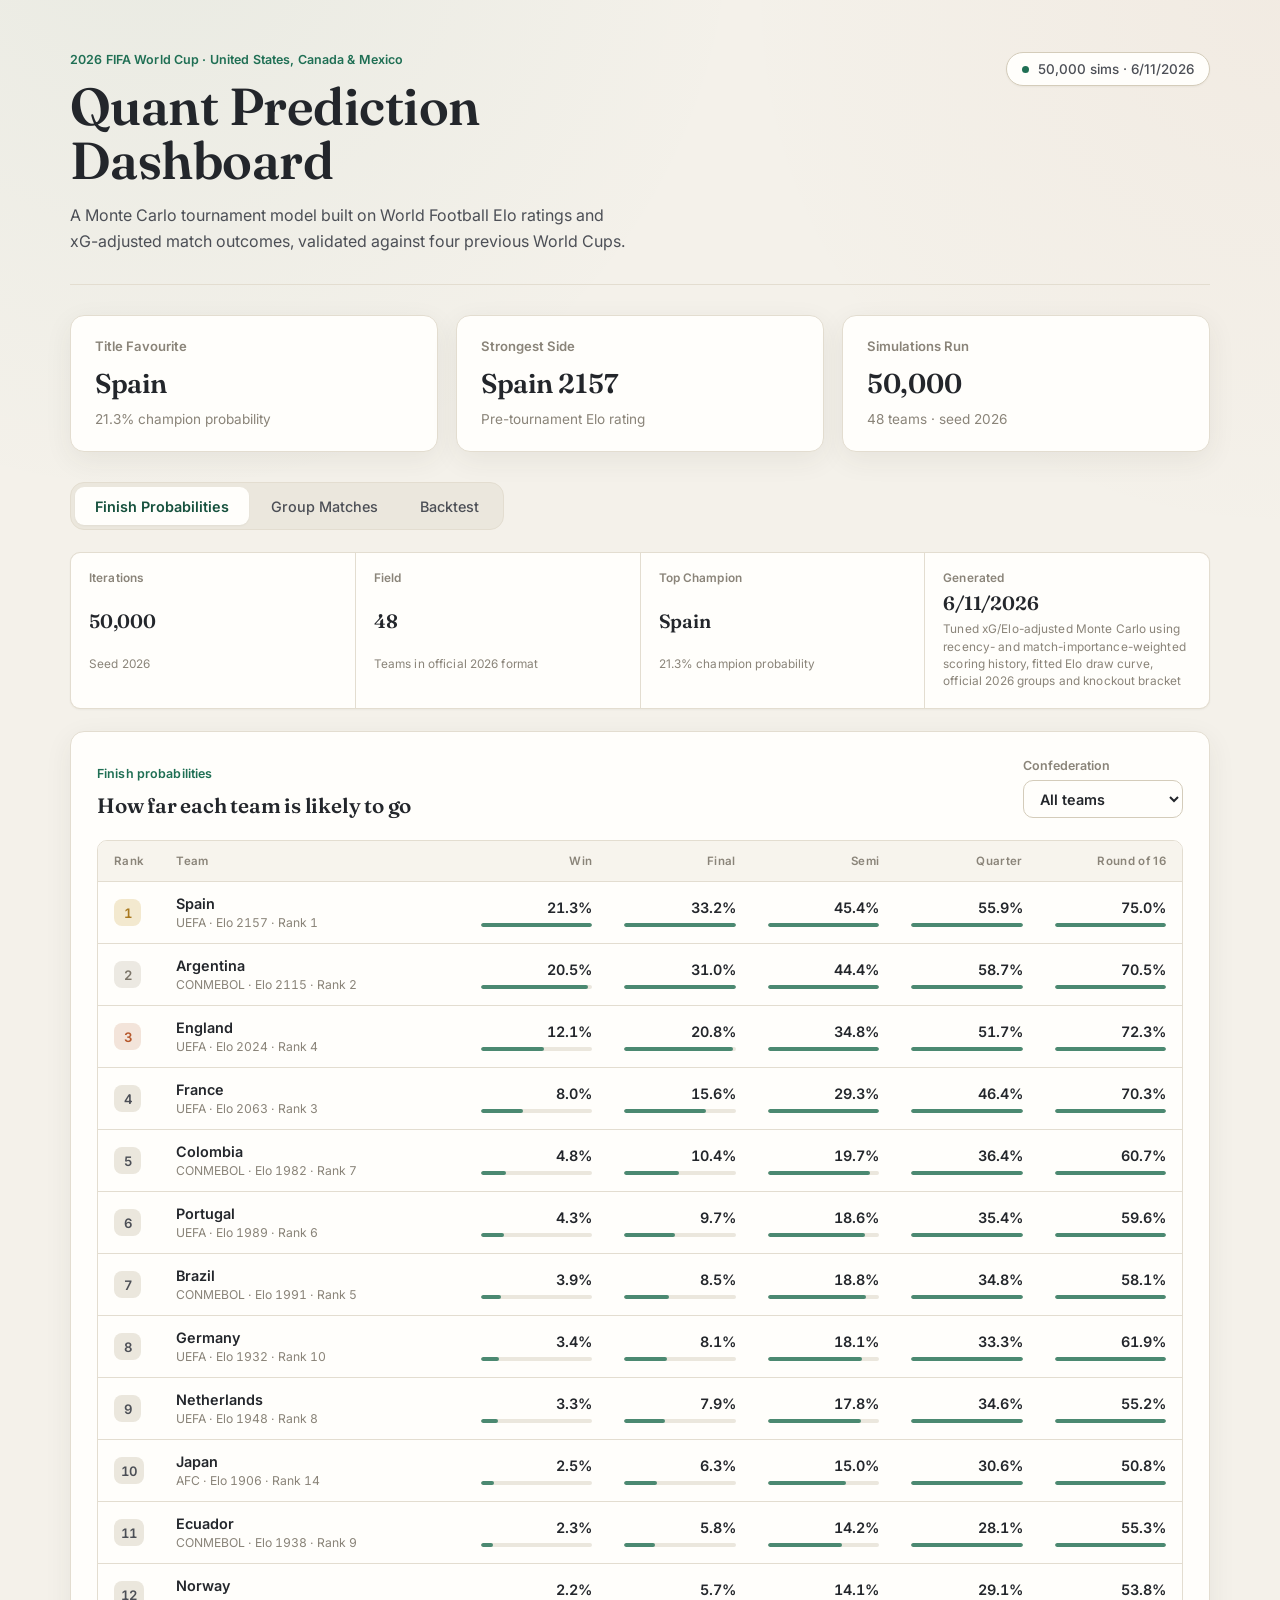
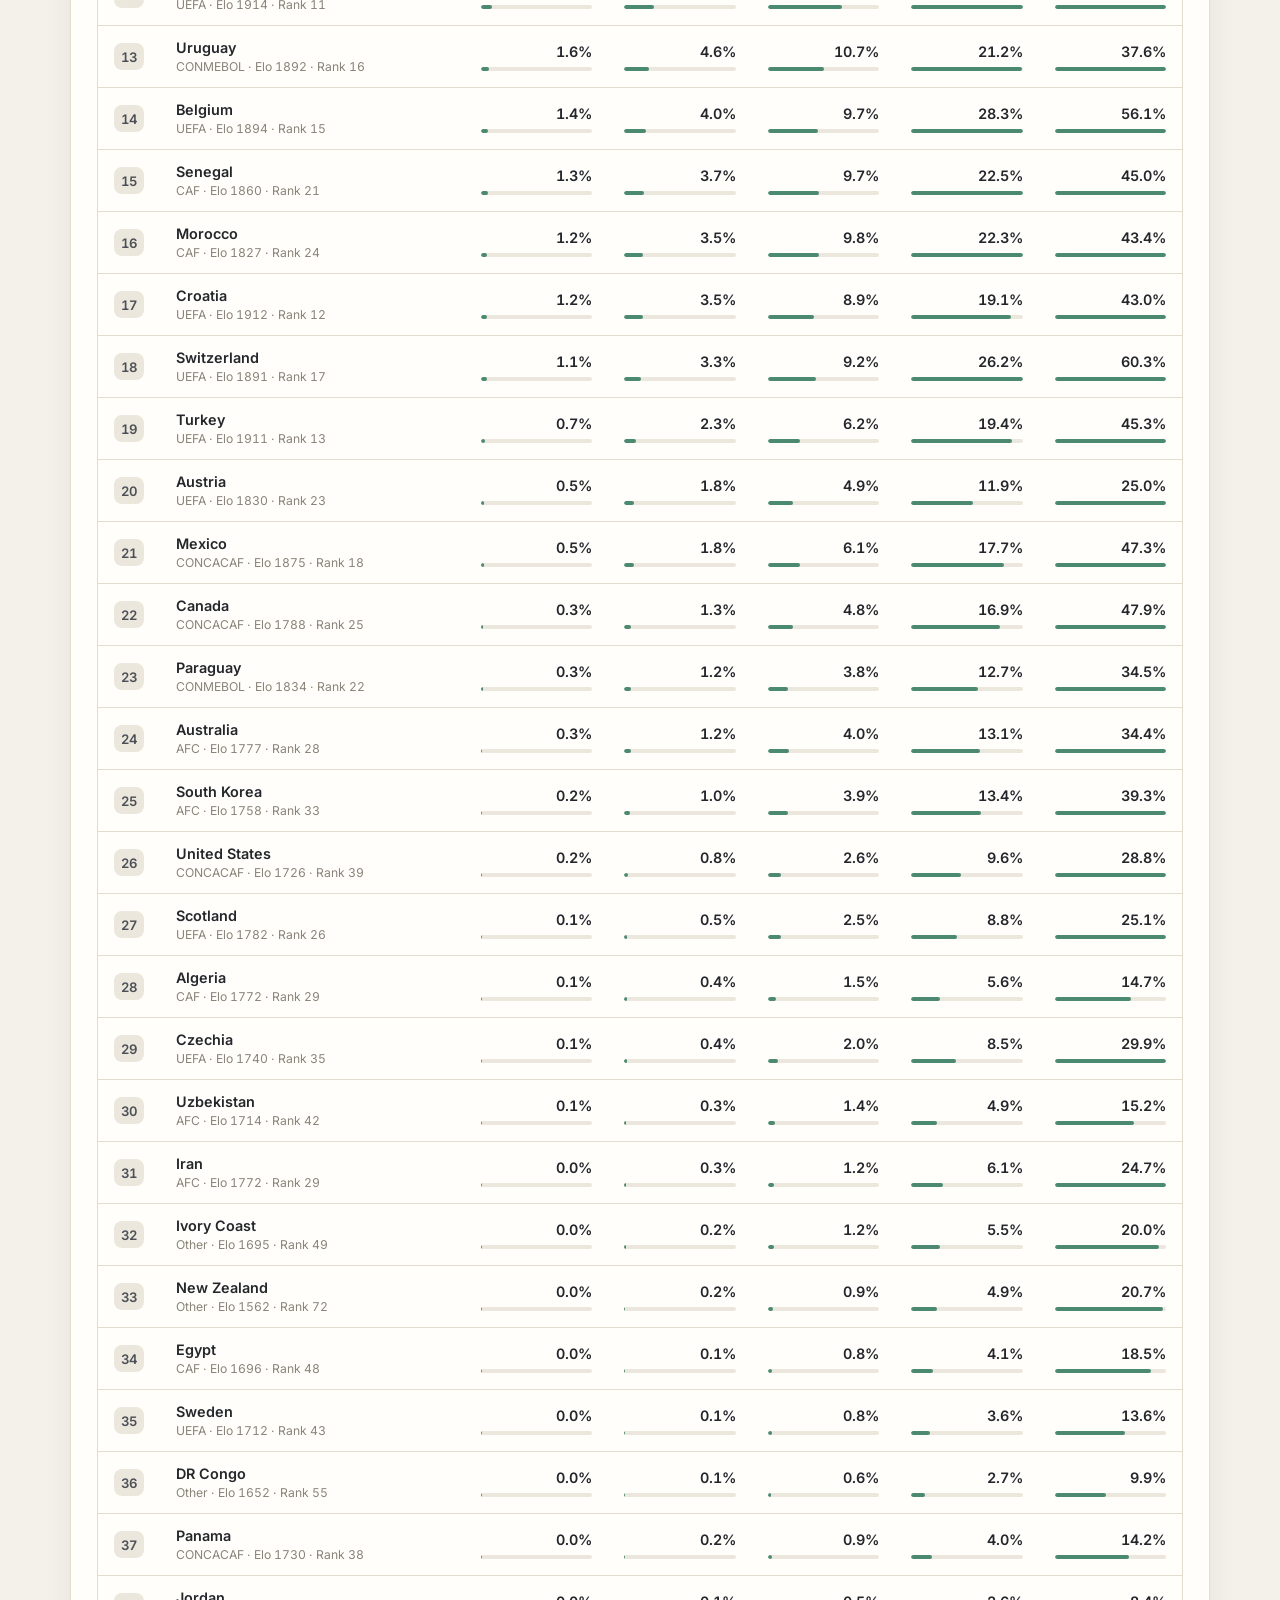
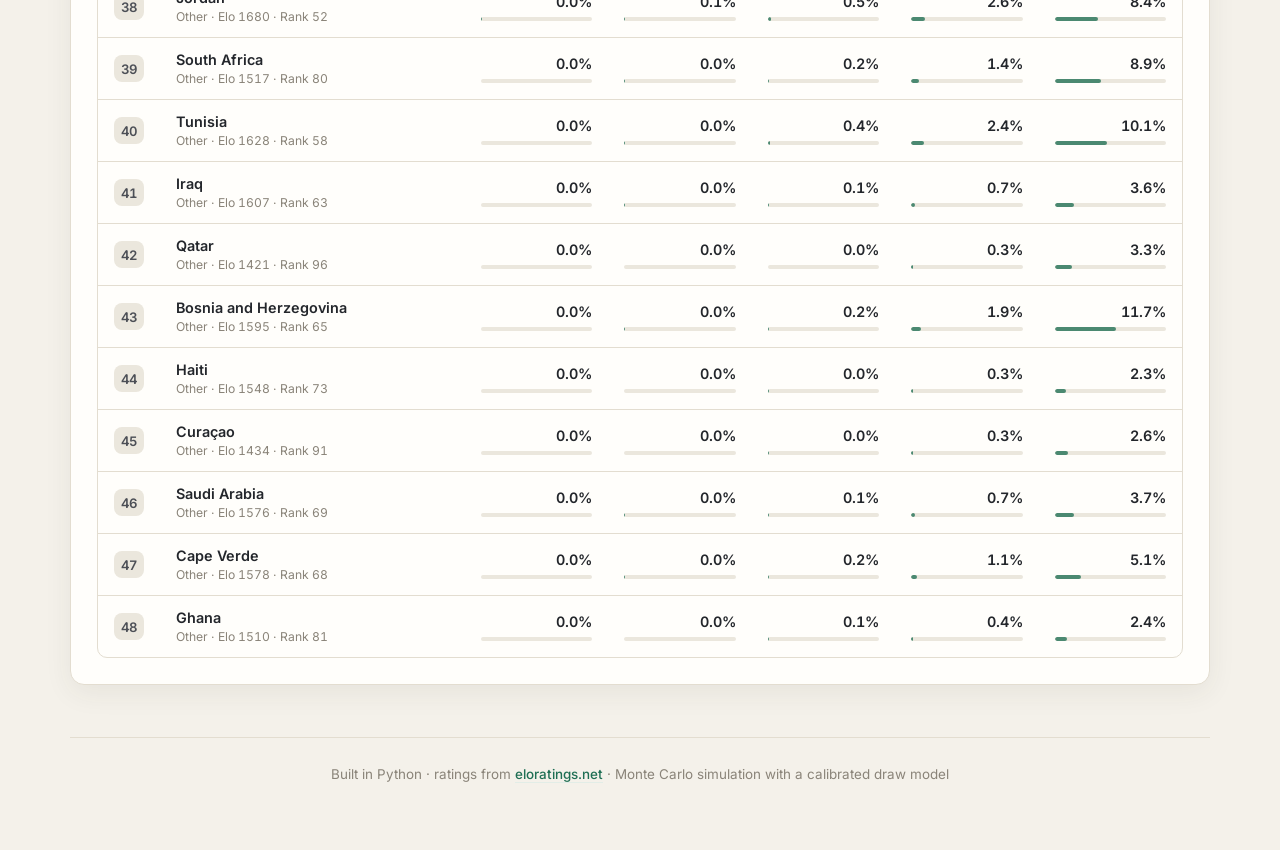
<file: app/index.html>
<!doctype html>
<html lang="en">
  <head>
    <meta charset="utf-8" />
    <meta name="viewport" content="width=device-width, initial-scale=1" />
    <title>World Cup 2026 Quant Dashboard</title>
    <link rel="preconnect" href="https://fonts.googleapis.com" />
    <link rel="preconnect" href="https://fonts.gstatic.com" crossorigin />
    <link
      href="https://fonts.googleapis.com/css2?family=Fraunces:opsz,wght@9..144,400;9..144,500;9..144,600;9..144,700&family=Inter:wght@400;500;600;700&display=swap"
      rel="stylesheet"
    />
    <link rel="stylesheet" href="./styles.css" />
  </head>
  <body>
    <main class="shell">
      <header class="topbar" aria-label="Dashboard overview">
        <div class="topbar-brand">
          <p class="eyebrow">2026 FIFA World Cup &middot; United States, Canada &amp; Mexico</p>
          <h1>Quant Prediction Dashboard</h1>
          <p class="subtitle">
            A Monte Carlo tournament model built on World Football Elo ratings and xG-adjusted match
            outcomes, validated against four previous World Cups.
          </p>
        </div>
        <div class="topbar-meta">
          <span class="status-pill" id="status-pill">
            <span class="dot" id="status-dot"></span>
            <span id="data-status">Loading data</span>
          </span>
        </div>
      </header>

      <section class="summary-grid" aria-label="Model summary">
        <article class="metric">
          <span class="metric-label">Title Favourite</span>
          <strong id="top-team" class="metric-value">Loading</strong>
          <small id="top-team-detail">World Football Elo baseline</small>
        </article>
        <article class="metric">
          <span class="metric-label">Strongest Side</span>
          <strong id="best-strength" class="metric-value">Loading</strong>
          <small>Pre-tournament Elo rating</small>
        </article>
        <article class="metric">
          <span class="metric-label">Simulations Run</span>
          <strong id="sim-count" class="metric-value">&mdash;</strong>
          <small id="sim-detail">48-team field &middot; full knockout bracket</small>
        </article>
      </section>

      <nav class="tabs" aria-label="Report sections" role="tablist">
        <button
          class="tab-button active"
          type="button"
          data-tab="finish"
          role="tab"
          aria-selected="true"
          aria-controls="finish-tab"
        >
          Finish Probabilities
        </button>
        <button
          class="tab-button"
          type="button"
          data-tab="groups"
          role="tab"
          aria-selected="false"
          aria-controls="groups-tab"
        >
          Group Matches
        </button>
        <button
          class="tab-button"
          type="button"
          data-tab="backtest"
          role="tab"
          aria-selected="false"
          aria-controls="backtest-tab"
        >
          Backtest
        </button>
      </nav>

      <section id="finish-tab" class="tab-panel active" data-tab-panel="finish" role="tabpanel">
        <section class="report-summary" id="finish-summary" aria-label="Finish probability summary"></section>

        <section class="panel" aria-labelledby="finish-table-heading">
          <div class="panel-heading">
            <div>
              <p class="eyebrow">Finish probabilities</p>
              <h2 id="finish-table-heading">How far each team is likely to go</h2>
            </div>
            <label class="select-label">
              Confederation
              <select id="region-filter">
                <option value="all">All teams</option>
                <option value="UEFA">UEFA</option>
                <option value="CONMEBOL">CONMEBOL</option>
                <option value="CONCACAF">CONCACAF</option>
                <option value="CAF">CAF</option>
                <option value="AFC">AFC</option>
              </select>
            </label>
          </div>
          <div class="table-wrap">
            <table class="report-table finish-table">
              <thead>
                <tr>
                  <th>Rank</th>
                  <th>Team</th>
                  <th>Win</th>
                  <th>Final</th>
                  <th>Semi</th>
                  <th>Quarter</th>
                  <th>Round of 16</th>
                </tr>
              </thead>
              <tbody id="finish-table-body">
                <tr>
                  <td colspan="7" class="loading-cell">Loading finish probabilities&hellip;</td>
                </tr>
              </tbody>
            </table>
          </div>
        </section>
      </section>

      <section id="groups-tab" class="tab-panel" data-tab-panel="groups" role="tabpanel">
        <section class="panel report-section" aria-labelledby="groups-heading">
          <div class="panel-heading">
            <div>
              <p class="eyebrow">Group stage</p>
              <h2 id="groups-heading">Match win, draw &amp; loss odds</h2>
            </div>
            <span id="group-match-status" class="panel-status">Loading</span>
          </div>
          <div id="group-matches-grid" class="group-matches-grid"></div>
        </section>
      </section>

      <section id="backtest-tab" class="tab-panel" data-tab-panel="backtest" role="tabpanel">
        <section class="panel" aria-labelledby="backtest-heading">
          <div class="panel-heading">
            <div>
              <p class="eyebrow">Historical validation</p>
              <h2 id="backtest-heading">How the model did on past World Cups</h2>
            </div>
            <span id="backtest-status" class="panel-status">Loading</span>
          </div>
          <div id="backtest-aggregate"></div>
          <div id="backtest-summary" class="report-summary report-summary-wide" aria-live="polite"></div>
          <div id="backtest-draw-comparison"></div>
          <div id="backtest-calibration"></div>
          <div class="table-wrap">
            <table class="report-table">
              <thead>
                <tr>
                  <th>Model Rank</th>
                  <th>Team</th>
                  <th>Actual Finish</th>
                  <th>Champion</th>
                  <th>Final</th>
                  <th>Semi</th>
                  <th>Quarter</th>
                </tr>
              </thead>
              <tbody id="backtest-table-body">
                <tr>
                  <td colspan="7" class="loading-cell">Loading backtest results&hellip;</td>
                </tr>
              </tbody>
            </table>
          </div>
        </section>
      </section>

      <footer class="site-footer">
        <p>
          Built in Python &middot; ratings from
          <a href="https://www.eloratings.net/" target="_blank" rel="noopener noreferrer">eloratings.net</a>
          &middot; Monte Carlo simulation with a calibrated draw model
        </p>
      </footer>
    </main>
    <script src="./main.js"></script>
  </body>
</html>
</file>
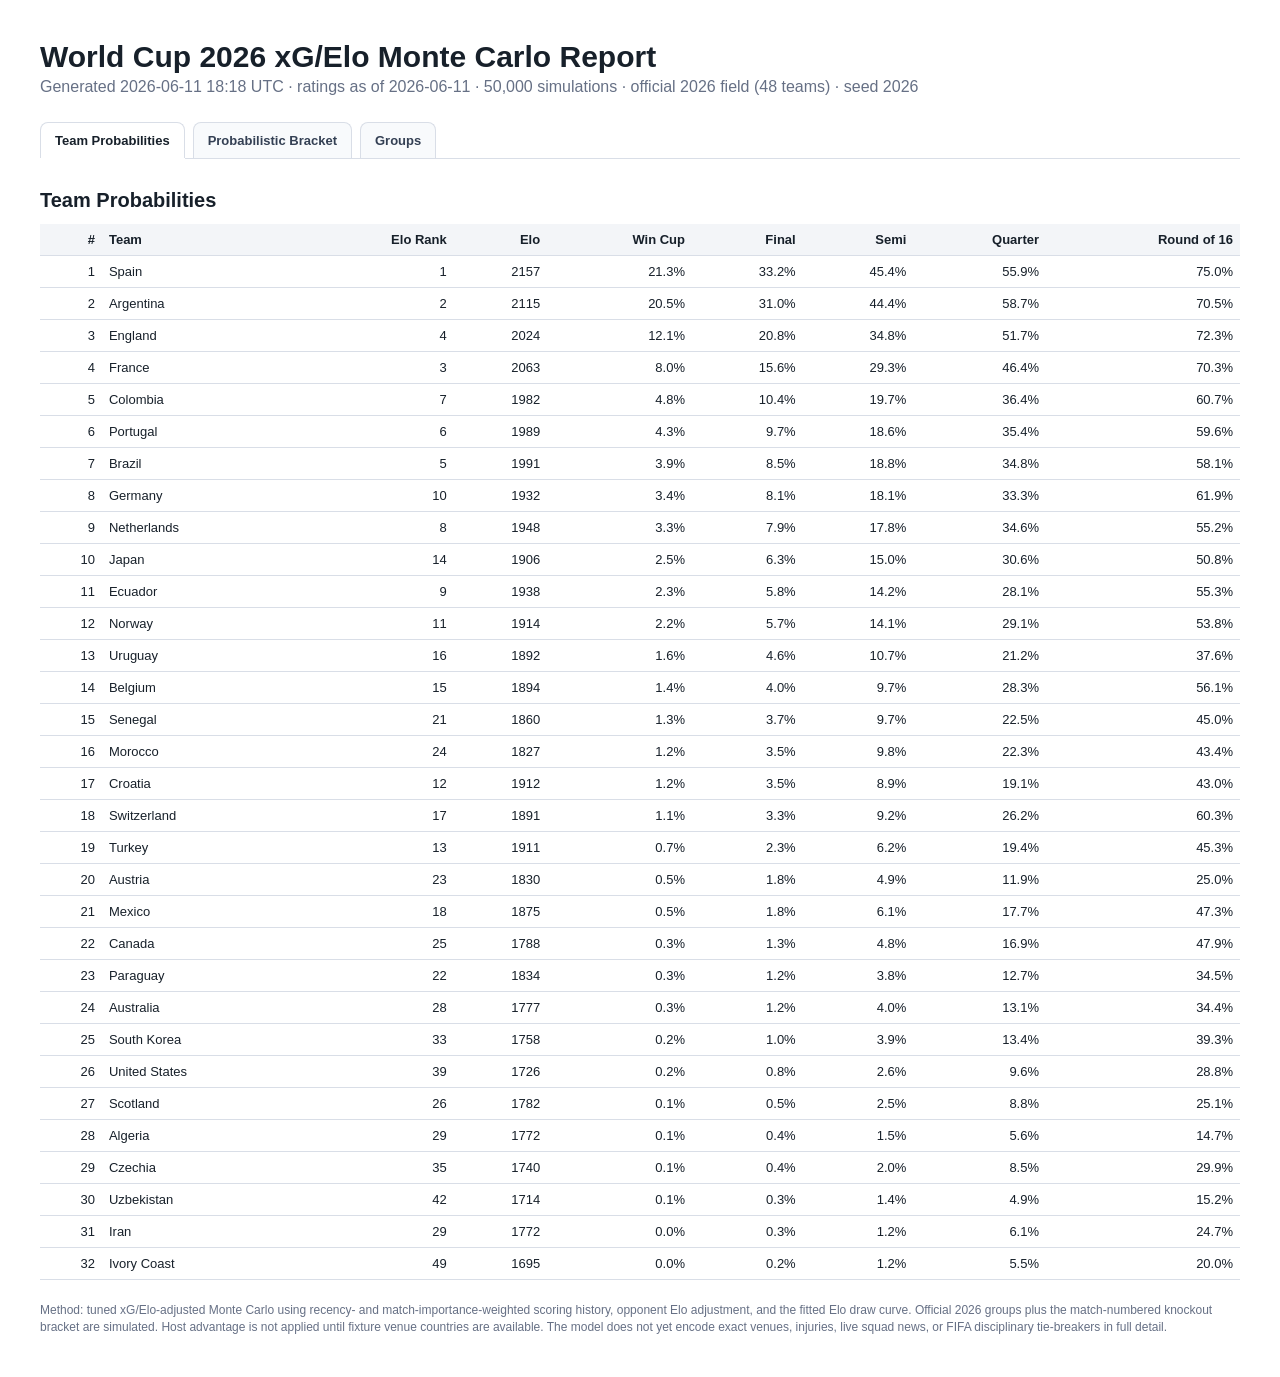
<file: reports/monte_carlo_report.html>
<!doctype html>
<html lang="en">
  <head>
    <meta charset="utf-8" />
    <title>World Cup 2026 xG/Elo Monte Carlo Report</title>
    <style>
      body {
        margin: 40px;
        color: #17202a;
        font-family: Inter, Arial, sans-serif;
      }
      h1 {
        margin-bottom: 4px;
        font-size: 30px;
      }
      .meta {
        margin: 0 0 22px;
        color: #667085;
      }
      h2 {
        margin: 30px 0 12px;
        font-size: 20px;
      }
      h3 {
        margin: 0 0 8px;
        font-size: 14px;
      }
      h4 {
        margin: 12px 0 6px;
        color: #344054;
        font-size: 12px;
      }
      .tabs {
        display: flex;
        flex-wrap: wrap;
        gap: 8px;
        margin: 26px 0 18px;
        border-bottom: 1px solid #d9dee7;
      }
      .tab-button {
        appearance: none;
        border: 1px solid #d9dee7;
        border-bottom: 0;
        border-radius: 8px 8px 0 0;
        background: #f8fafc;
        color: #344054;
        cursor: pointer;
        font: inherit;
        font-size: 13px;
        font-weight: 700;
        padding: 10px 14px;
      }
      .tab-button[aria-selected="true"] {
        background: #fff;
        color: #17202a;
        box-shadow: 0 1px 0 #fff;
      }
      .tab-panel {
        display: none;
      }
      .tab-panel.active {
        display: block;
      }
      table {
        width: 100%;
        border-collapse: collapse;
        font-size: 13px;
      }
      th, td {
        padding: 8px 7px;
        border-bottom: 1px solid #d9dee7;
        text-align: right;
      }
      th:nth-child(2), td:nth-child(2) {
        text-align: left;
      }
      th {
        background: #f3f5f8;
      }
      .groups {
        display: grid;
        grid-template-columns: repeat(2, minmax(0, 1fr));
        gap: 14px;
        margin-bottom: 10px;
      }
      .group-card {
        border: 1px solid #d9dee7;
        border-radius: 8px;
        padding: 12px;
      }
      .group-card ol {
        margin: 0;
        padding-left: 20px;
        font-size: 13px;
        line-height: 1.6;
      }
      .group-matches {
        margin-top: 12px;
        font-size: 12px;
      }
      .group-matches th,
      .group-matches td {
        padding: 6px 5px;
      }
      .group-matches th,
      .group-matches td {
        text-align: left;
      }
      .group-matches th:nth-child(1),
      .group-matches td:nth-child(1) {
        white-space: nowrap;
        width: 108px;
      }
      .fixture-team {
        font-weight: 700;
      }
      .fixture-v {
        color: #667085;
        display: inline-block;
        margin: 0 6px;
      }
      .odds-chip {
        background: #f3f5f8;
        border: 1px solid #d9dee7;
        border-radius: 999px;
        display: inline-block;
        font-size: 11px;
        font-weight: 700;
        margin: 2px 4px 2px 0;
        padding: 3px 7px;
        white-space: nowrap;
      }
      .draw-pick {
        background: #fff7e6;
        border-color: #f4d29a;
        color: #8a5a00;
      }
      .bracket-grid {
        display: grid;
        gap: 22px;
      }
      .bracket-round th,
      .bracket-round td,
      .probability-bracket th,
      .probability-bracket td {
        text-align: left;
        vertical-align: top;
        line-height: 1.45;
      }
      .bracket-round th:nth-child(1),
      .bracket-round td:nth-child(1) {
        width: 54px;
      }
      .subtle {
        color: #667085;
        font-size: 12px;
      }
      .note {
        margin-top: 22px;
        color: #667085;
        font-size: 12px;
        line-height: 1.45;
      }
      @media print {
        body { margin: 20mm; }
        .tabs { display: none; }
        .tab-panel { display: block; page-break-inside: avoid; }
        .groups { grid-template-columns: repeat(2, minmax(0, 1fr)); }
      }
    </style>
  </head>
  <body>
    <h1>World Cup 2026 xG/Elo Monte Carlo Report</h1>
    <p class="meta">Generated 2026-06-11 18:18 UTC · ratings as of 2026-06-11 · 50,000 simulations · official 2026 field (48 teams) · seed 2026</p>
    <nav class="tabs" role="tablist" aria-label="Report sections">
      <button class="tab-button" id="tab-probabilities" type="button" role="tab" aria-selected="true" aria-controls="panel-probabilities" data-tab="probabilities">Team Probabilities</button>
      <button class="tab-button" id="tab-bracket" type="button" role="tab" aria-selected="false" aria-controls="panel-bracket" data-tab="bracket">Probabilistic Bracket</button>
      <button class="tab-button" id="tab-groups" type="button" role="tab" aria-selected="false" aria-controls="panel-groups" data-tab="groups">Groups</button>
    </nav>
    <section class="tab-panel active" id="panel-probabilities" role="tabpanel" aria-labelledby="tab-probabilities">
      <h2>Team Probabilities</h2>
      <table>
        <thead>
          <tr>
            <th>#</th>
            <th>Team</th>
            <th>Elo Rank</th>
            <th>Elo</th>
            <th>Win Cup</th>
            <th>Final</th>
            <th>Semi</th>
            <th>Quarter</th>
            <th>Round of 16</th>
          </tr>
        </thead>
        <tbody>
          
        <tr>
          <td>1</td>
          <td>Spain</td>
          <td>1</td>
          <td>2157</td>
          <td>21.3%</td>
          <td>33.2%</td>
          <td>45.4%</td>
          <td>55.9%</td>
          <td>75.0%</td>
        </tr>
        

        <tr>
          <td>2</td>
          <td>Argentina</td>
          <td>2</td>
          <td>2115</td>
          <td>20.5%</td>
          <td>31.0%</td>
          <td>44.4%</td>
          <td>58.7%</td>
          <td>70.5%</td>
        </tr>
        

        <tr>
          <td>3</td>
          <td>England</td>
          <td>4</td>
          <td>2024</td>
          <td>12.1%</td>
          <td>20.8%</td>
          <td>34.8%</td>
          <td>51.7%</td>
          <td>72.3%</td>
        </tr>
        

        <tr>
          <td>4</td>
          <td>France</td>
          <td>3</td>
          <td>2063</td>
          <td>8.0%</td>
          <td>15.6%</td>
          <td>29.3%</td>
          <td>46.4%</td>
          <td>70.3%</td>
        </tr>
        

        <tr>
          <td>5</td>
          <td>Colombia</td>
          <td>7</td>
          <td>1982</td>
          <td>4.8%</td>
          <td>10.4%</td>
          <td>19.7%</td>
          <td>36.4%</td>
          <td>60.7%</td>
        </tr>
        

        <tr>
          <td>6</td>
          <td>Portugal</td>
          <td>6</td>
          <td>1989</td>
          <td>4.3%</td>
          <td>9.7%</td>
          <td>18.6%</td>
          <td>35.4%</td>
          <td>59.6%</td>
        </tr>
        

        <tr>
          <td>7</td>
          <td>Brazil</td>
          <td>5</td>
          <td>1991</td>
          <td>3.9%</td>
          <td>8.5%</td>
          <td>18.8%</td>
          <td>34.8%</td>
          <td>58.1%</td>
        </tr>
        

        <tr>
          <td>8</td>
          <td>Germany</td>
          <td>10</td>
          <td>1932</td>
          <td>3.4%</td>
          <td>8.1%</td>
          <td>18.1%</td>
          <td>33.3%</td>
          <td>61.9%</td>
        </tr>
        

        <tr>
          <td>9</td>
          <td>Netherlands</td>
          <td>8</td>
          <td>1948</td>
          <td>3.3%</td>
          <td>7.9%</td>
          <td>17.8%</td>
          <td>34.6%</td>
          <td>55.2%</td>
        </tr>
        

        <tr>
          <td>10</td>
          <td>Japan</td>
          <td>14</td>
          <td>1906</td>
          <td>2.5%</td>
          <td>6.3%</td>
          <td>15.0%</td>
          <td>30.6%</td>
          <td>50.8%</td>
        </tr>
        

        <tr>
          <td>11</td>
          <td>Ecuador</td>
          <td>9</td>
          <td>1938</td>
          <td>2.3%</td>
          <td>5.8%</td>
          <td>14.2%</td>
          <td>28.1%</td>
          <td>55.3%</td>
        </tr>
        

        <tr>
          <td>12</td>
          <td>Norway</td>
          <td>11</td>
          <td>1914</td>
          <td>2.2%</td>
          <td>5.7%</td>
          <td>14.1%</td>
          <td>29.1%</td>
          <td>53.8%</td>
        </tr>
        

        <tr>
          <td>13</td>
          <td>Uruguay</td>
          <td>16</td>
          <td>1892</td>
          <td>1.6%</td>
          <td>4.6%</td>
          <td>10.7%</td>
          <td>21.2%</td>
          <td>37.6%</td>
        </tr>
        

        <tr>
          <td>14</td>
          <td>Belgium</td>
          <td>15</td>
          <td>1894</td>
          <td>1.4%</td>
          <td>4.0%</td>
          <td>9.7%</td>
          <td>28.3%</td>
          <td>56.1%</td>
        </tr>
        

        <tr>
          <td>15</td>
          <td>Senegal</td>
          <td>21</td>
          <td>1860</td>
          <td>1.3%</td>
          <td>3.7%</td>
          <td>9.7%</td>
          <td>22.5%</td>
          <td>45.0%</td>
        </tr>
        

        <tr>
          <td>16</td>
          <td>Morocco</td>
          <td>24</td>
          <td>1827</td>
          <td>1.2%</td>
          <td>3.5%</td>
          <td>9.8%</td>
          <td>22.3%</td>
          <td>43.4%</td>
        </tr>
        

        <tr>
          <td>17</td>
          <td>Croatia</td>
          <td>12</td>
          <td>1912</td>
          <td>1.2%</td>
          <td>3.5%</td>
          <td>8.9%</td>
          <td>19.1%</td>
          <td>43.0%</td>
        </tr>
        

        <tr>
          <td>18</td>
          <td>Switzerland</td>
          <td>17</td>
          <td>1891</td>
          <td>1.1%</td>
          <td>3.3%</td>
          <td>9.2%</td>
          <td>26.2%</td>
          <td>60.3%</td>
        </tr>
        

        <tr>
          <td>19</td>
          <td>Turkey</td>
          <td>13</td>
          <td>1911</td>
          <td>0.7%</td>
          <td>2.3%</td>
          <td>6.2%</td>
          <td>19.4%</td>
          <td>45.3%</td>
        </tr>
        

        <tr>
          <td>20</td>
          <td>Austria</td>
          <td>23</td>
          <td>1830</td>
          <td>0.5%</td>
          <td>1.8%</td>
          <td>4.9%</td>
          <td>11.9%</td>
          <td>25.0%</td>
        </tr>
        

        <tr>
          <td>21</td>
          <td>Mexico</td>
          <td>18</td>
          <td>1875</td>
          <td>0.5%</td>
          <td>1.8%</td>
          <td>6.1%</td>
          <td>17.7%</td>
          <td>47.3%</td>
        </tr>
        

        <tr>
          <td>22</td>
          <td>Canada</td>
          <td>25</td>
          <td>1788</td>
          <td>0.3%</td>
          <td>1.3%</td>
          <td>4.8%</td>
          <td>16.9%</td>
          <td>47.9%</td>
        </tr>
        

        <tr>
          <td>23</td>
          <td>Paraguay</td>
          <td>22</td>
          <td>1834</td>
          <td>0.3%</td>
          <td>1.2%</td>
          <td>3.8%</td>
          <td>12.7%</td>
          <td>34.5%</td>
        </tr>
        

        <tr>
          <td>24</td>
          <td>Australia</td>
          <td>28</td>
          <td>1777</td>
          <td>0.3%</td>
          <td>1.2%</td>
          <td>4.0%</td>
          <td>13.1%</td>
          <td>34.4%</td>
        </tr>
        

        <tr>
          <td>25</td>
          <td>South Korea</td>
          <td>33</td>
          <td>1758</td>
          <td>0.2%</td>
          <td>1.0%</td>
          <td>3.9%</td>
          <td>13.4%</td>
          <td>39.3%</td>
        </tr>
        

        <tr>
          <td>26</td>
          <td>United States</td>
          <td>39</td>
          <td>1726</td>
          <td>0.2%</td>
          <td>0.8%</td>
          <td>2.6%</td>
          <td>9.6%</td>
          <td>28.8%</td>
        </tr>
        

        <tr>
          <td>27</td>
          <td>Scotland</td>
          <td>26</td>
          <td>1782</td>
          <td>0.1%</td>
          <td>0.5%</td>
          <td>2.5%</td>
          <td>8.8%</td>
          <td>25.1%</td>
        </tr>
        

        <tr>
          <td>28</td>
          <td>Algeria</td>
          <td>29</td>
          <td>1772</td>
          <td>0.1%</td>
          <td>0.4%</td>
          <td>1.5%</td>
          <td>5.6%</td>
          <td>14.7%</td>
        </tr>
        

        <tr>
          <td>29</td>
          <td>Czechia</td>
          <td>35</td>
          <td>1740</td>
          <td>0.1%</td>
          <td>0.4%</td>
          <td>2.0%</td>
          <td>8.5%</td>
          <td>29.9%</td>
        </tr>
        

        <tr>
          <td>30</td>
          <td>Uzbekistan</td>
          <td>42</td>
          <td>1714</td>
          <td>0.1%</td>
          <td>0.3%</td>
          <td>1.4%</td>
          <td>4.9%</td>
          <td>15.2%</td>
        </tr>
        

        <tr>
          <td>31</td>
          <td>Iran</td>
          <td>29</td>
          <td>1772</td>
          <td>0.0%</td>
          <td>0.3%</td>
          <td>1.2%</td>
          <td>6.1%</td>
          <td>24.7%</td>
        </tr>
        

        <tr>
          <td>32</td>
          <td>Ivory Coast</td>
          <td>49</td>
          <td>1695</td>
          <td>0.0%</td>
          <td>0.2%</td>
          <td>1.2%</td>
          <td>5.5%</td>
          <td>20.0%</td>
        </tr>
        
        </tbody>
      </table>
    </section>
    <section class="tab-panel" id="panel-bracket" role="tabpanel" aria-labelledby="tab-bracket">
      <h2>Probabilistic Bracket</h2>
      <div class="bracket-grid probability-bracket">
        
            <section class="bracket-round">
              <h3>Round of 32</h3>
              <table>
                <thead>
                  <tr>
                    <th>Match</th>
                    <th>Sources</th>
                    <th>Likely Entrants</th>
                    <th>Top Matchup Odds</th>
                    <th>Likely Winner</th>
                  </tr>
                </thead>
                <tbody>
                  
                <tr>
                  <td>M73</td>
                  <td>Runner-up Group A<br /><span class="subtle">Runner-up Group B</span></td>
                  <td>Canada 43.9%<br />South Korea 31.5%<br />Switzerland 30.3%<br />Mexico 28.5%</td>
                  <td>Canada v South Korea 13.8% <span class="subtle">(Canada 51.2% / South Korea 48.8%)</span><br />Canada v Mexico 12.6% <span class="subtle">(Canada 45.7% / Mexico 54.3%)</span><br />Canada v Czechia 12.0% <span class="subtle">(Canada 58.9% / Czechia 41.1%)</span></td>
                  <td>Canada<br /><span class="subtle">wins match 24.0%; if appears 54.8%</span></td>
                </tr>
                
                <tr>
                  <td>M74</td>
                  <td>Winner Group E<br /><span class="subtle">Third place Group A/B/C/D/F</span></td>
                  <td>Germany 50.6%<br />Ecuador 38.4%<br />Ivory Coast 9.4%<br />Bosnia and Herzegovina 7.9%</td>
                  <td>Bosnia and Herzegovina v Germany 4.0% <span class="subtle">(Bosnia and Herzegovina 10.1% / Germany 89.9%)</span><br />Germany v Paraguay 3.8% <span class="subtle">(Germany 69.1% / Paraguay 30.9%)</span><br />Czechia v Germany 3.8% <span class="subtle">(Czechia 21.4% / Germany 78.6%)</span></td>
                  <td>Germany<br /><span class="subtle">wins match 36.7%; if appears 72.5%</span></td>
                </tr>
                
                <tr>
                  <td>M75</td>
                  <td>Winner Group F<br /><span class="subtle">Runner-up Group C</span></td>
                  <td>Netherlands 47.9%<br />Japan 39.7%<br />Morocco 37.9%<br />Brazil 28.6%</td>
                  <td>Morocco v Netherlands 18.3% <span class="subtle">(Morocco 41.1% / Netherlands 58.9%)</span><br />Japan v Morocco 15.0% <span class="subtle">(Japan 55.9% / Morocco 44.1%)</span><br />Brazil v Netherlands 13.5% <span class="subtle">(Brazil 52.8% / Netherlands 47.2%)</span></td>
                  <td>Netherlands<br /><span class="subtle">wins match 29.8%; if appears 62.3%</span></td>
                </tr>
                
                <tr>
                  <td>M76</td>
                  <td>Winner Group C<br /><span class="subtle">Runner-up Group F</span></td>
                  <td>Brazil 54.3%<br />Japan 37.1%<br />Netherlands 32.9%<br />Morocco 29.9%</td>
                  <td>Brazil v Japan 20.4% <span class="subtle">(Brazil 54.7% / Japan 45.3%)</span><br />Brazil v Netherlands 17.8% <span class="subtle">(Brazil 52.9% / Netherlands 47.1%)</span><br />Japan v Morocco 11.0% <span class="subtle">(Japan 54.8% / Morocco 45.2%)</span></td>
                  <td>Brazil<br /><span class="subtle">wins match 33.9%; if appears 62.5%</span></td>
                </tr>
                
                <tr>
                  <td>M77</td>
                  <td>Winner Group I<br /><span class="subtle">Third place Group C/D/F/G/H</span></td>
                  <td>France 51.3%<br />Norway 27.4%<br />Senegal 19.7%<br />Scotland 9.5%</td>
                  <td>France v Scotland 4.9% <span class="subtle">(France 80.7% / Scotland 19.3%)</span><br />Egypt v France 3.9% <span class="subtle">(Egypt 13.3% / France 86.7%)</span><br />France v New Zealand 3.8% <span class="subtle">(France 87.1% / New Zealand 12.9%)</span></td>
                  <td>France<br /><span class="subtle">wins match 40.5%; if appears 78.9%</span></td>
                </tr>
                
                <tr>
                  <td>M78</td>
                  <td>Runner-up Group E<br /><span class="subtle">Runner-up Group I</span></td>
                  <td>Ecuador 40.5%<br />Norway 35.7%<br />Germany 33.9%<br />Senegal 30.4%</td>
                  <td>Ecuador v Norway 14.5% <span class="subtle">(Ecuador 50.0% / Norway 50.0%)</span><br />Ecuador v Senegal 12.4% <span class="subtle">(Ecuador 54.0% / Senegal 46.0%)</span><br />Germany v Norway 12.0% <span class="subtle">(Germany 53.2% / Norway 46.8%)</span></td>
                  <td>Norway<br /><span class="subtle">wins match 20.3%; if appears 56.9%</span></td>
                </tr>
                
                <tr>
                  <td>M79</td>
                  <td>Winner Group A<br /><span class="subtle">Third place Group C/E/F/H/I</span></td>
                  <td>Mexico 42.4%<br />South Korea 30.0%<br />Czechia 20.8%<br />Scotland 13.9%</td>
                  <td>Mexico v Scotland 5.9% <span class="subtle">(Mexico 59.2% / Scotland 40.8%)</span><br />Scotland v South Korea 4.2% <span class="subtle">(Scotland 47.6% / South Korea 52.4%)</span><br />Mexico v Morocco 3.8% <span class="subtle">(Mexico 42.5% / Morocco 57.5%)</span></td>
                  <td>Mexico<br /><span class="subtle">wins match 22.4%; if appears 52.8%</span></td>
                </tr>
                
                <tr>
                  <td>M80</td>
                  <td>Winner Group L<br /><span class="subtle">Third place Group E/H/I/J/K</span></td>
                  <td>England 66.8%<br />Croatia 25.2%<br />Uzbekistan 22.8%<br />DR Congo 18.7%</td>
                  <td>England v Uzbekistan 15.4% <span class="subtle">(England 83.9% / Uzbekistan 16.1%)</span><br />DR Congo v England 12.5% <span class="subtle">(DR Congo 13.2% / England 86.8%)</span><br />England v Portugal 8.3% <span class="subtle">(England 62.4% / Portugal 37.6%)</span></td>
                  <td>England<br /><span class="subtle">wins match 51.0%; if appears 76.3%</span></td>
                </tr>
                
                <tr>
                  <td>M81</td>
                  <td>Winner Group D<br /><span class="subtle">Third place Group B/E/F/I/J</span></td>
                  <td>Turkey 34.9%<br />Paraguay 23.0%<br />Australia 22.6%<br />United States 19.4%</td>
                  <td>Bosnia and Herzegovina v Turkey 6.9% <span class="subtle">(Bosnia and Herzegovina 15.7% / Turkey 84.3%)</span><br />Australia v Bosnia and Herzegovina 4.3% <span class="subtle">(Australia 78.6% / Bosnia and Herzegovina 21.4%)</span><br />Bosnia and Herzegovina v Paraguay 4.3% <span class="subtle">(Bosnia and Herzegovina 22.4% / Paraguay 77.6%)</span></td>
                  <td>Turkey<br /><span class="subtle">wins match 22.5%; if appears 64.3%</span></td>
                </tr>
                
                <tr>
                  <td>M82</td>
                  <td>Winner Group G<br /><span class="subtle">Third place Group A/E/H/I/J</span></td>
                  <td>Belgium 54.1%<br />Iran 17.5%<br />Czechia 15.8%<br />New Zealand 15.5%</td>
                  <td>Belgium v Czechia 8.5% <span class="subtle">(Belgium 70.9% / Czechia 29.1%)</span><br />Belgium v South Korea 7.1% <span class="subtle">(Belgium 63.1% / South Korea 36.9%)</span><br />Belgium v South Africa 6.4% <span class="subtle">(Belgium 84.6% / South Africa 15.4%)</span></td>
                  <td>Belgium<br /><span class="subtle">wins match 35.6%; if appears 65.7%</span></td>
                </tr>
                
                <tr>
                  <td>M83</td>
                  <td>Runner-up Group K<br /><span class="subtle">Runner-up Group L</span></td>
                  <td>Croatia 47.4%<br />Colombia 35.7%<br />Portugal 34.9%<br />England 24.9%</td>
                  <td>Colombia v Croatia 17.2% <span class="subtle">(Colombia 63.7% / Croatia 36.3%)</span><br />Croatia v Portugal 16.5% <span class="subtle">(Croatia 37.4% / Portugal 62.6%)</span><br />England v Portugal 8.8% <span class="subtle">(England 64.0% / Portugal 36.0%)</span></td>
                  <td>Colombia<br /><span class="subtle">wins match 22.8%; if appears 63.8%</span></td>
                </tr>
                
                <tr>
                  <td>M84</td>
                  <td>Winner Group H<br /><span class="subtle">Runner-up Group J</span></td>
                  <td>Spain 77.2%<br />Austria 39.7%<br />Algeria 25.8%<br />Uruguay 20.4%</td>
                  <td>Austria v Spain 30.6% <span class="subtle">(Austria 17.7% / Spain 82.3%)</span><br />Algeria v Spain 20.1% <span class="subtle">(Algeria 11.5% / Spain 88.5%)</span><br />Jordan v Spain 13.3% <span class="subtle">(Jordan 7.4% / Spain 92.6%)</span></td>
                  <td>Spain<br /><span class="subtle">wins match 61.7%; if appears 79.9%</span></td>
                </tr>
                
                <tr>
                  <td>M85</td>
                  <td>Winner Group B<br /><span class="subtle">Third place Group E/F/G/I/J</span></td>
                  <td>Switzerland 57.8%<br />Canada 33.4%<br />New Zealand 12.6%<br />Egypt 12.6%</td>
                  <td>New Zealand v Switzerland 7.3% <span class="subtle">(New Zealand 28.1% / Switzerland 71.9%)</span><br />Egypt v Switzerland 7.3% <span class="subtle">(Egypt 27.2% / Switzerland 72.8%)</span><br />Iran v Switzerland 6.9% <span class="subtle">(Iran 30.8% / Switzerland 69.2%)</span></td>
                  <td>Switzerland<br /><span class="subtle">wins match 36.5%; if appears 63.1%</span></td>
                </tr>
                
                <tr>
                  <td>M86</td>
                  <td>Winner Group J<br /><span class="subtle">Runner-up Group H</span></td>
                  <td>Argentina 76.1%<br />Uruguay 59.0%<br />Spain 20.1%<br />Austria 13.3%</td>
                  <td>Argentina v Uruguay 45.0% <span class="subtle">(Argentina 75.6% / Uruguay 24.4%)</span><br />Argentina v Spain 15.2% <span class="subtle">(Argentina 51.1% / Spain 48.9%)</span><br />Argentina v Cape Verde 8.8% <span class="subtle">(Argentina 94.5% / Cape Verde 5.5%)</span></td>
                  <td>Argentina<br /><span class="subtle">wins match 56.9%; if appears 74.7%</span></td>
                </tr>
                
                <tr>
                  <td>M87</td>
                  <td>Winner Group K<br /><span class="subtle">Third place Group D/E/I/J/L</span></td>
                  <td>Portugal 43.5%<br />Colombia 43.1%<br />Panama 29.2%<br />Croatia 16.7%</td>
                  <td>Panama v Portugal 12.8% <span class="subtle">(Panama 17.6% / Portugal 82.4%)</span><br />Colombia v Panama 12.6% <span class="subtle">(Colombia 81.8% / Panama 18.2%)</span><br />Croatia v Portugal 7.3% <span class="subtle">(Croatia 36.9% / Portugal 63.1%)</span></td>
                  <td>Portugal<br /><span class="subtle">wins match 32.1%; if appears 73.9%</span></td>
                </tr>
                
                <tr>
                  <td>M88</td>
                  <td>Runner-up Group D<br /><span class="subtle">Runner-up Group G</span></td>
                  <td>Iran 28.3%<br />Turkey 26.5%<br />Paraguay 25.6%<br />Australia 25.4%</td>
                  <td>Iran v Turkey 7.5% <span class="subtle">(Iran 32.7% / Turkey 67.3%)</span><br />Iran v Paraguay 7.2% <span class="subtle">(Iran 37.5% / Paraguay 62.5%)</span><br />Australia v Iran 7.2% <span class="subtle">(Australia 61.8% / Iran 38.2%)</span></td>
                  <td>Turkey<br /><span class="subtle">wins match 16.8%; if appears 63.5%</span></td>
                </tr>
                
                </tbody>
              </table>
            </section>
            

            <section class="bracket-round">
              <h3>Round of 16</h3>
              <table>
                <thead>
                  <tr>
                    <th>Match</th>
                    <th>Sources</th>
                    <th>Likely Entrants</th>
                    <th>Top Matchup Odds</th>
                    <th>Likely Winner</th>
                  </tr>
                </thead>
                <tbody>
                  
                <tr>
                  <td>M89</td>
                  <td>W74<br /><span class="subtle">W77</span></td>
                  <td>France 40.5%<br />Germany 36.7%<br />Ecuador 26.5%<br />Norway 19.3%</td>
                  <td>France v Germany 14.9% <span class="subtle">(France 60.2% / Germany 39.8%)</span><br />Ecuador v France 10.7% <span class="subtle">(Ecuador 38.6% / France 61.4%)</span><br />Germany v Norway 7.0% <span class="subtle">(Germany 53.0% / Norway 47.0%)</span></td>
                  <td>France<br /><span class="subtle">wins match 27.0%; if appears 66.6%</span></td>
                </tr>
                
                <tr>
                  <td>M90</td>
                  <td>W73<br /><span class="subtle">W75</span></td>
                  <td>Netherlands 29.8%<br />Canada 24.0%<br />Japan 23.3%<br />Switzerland 19.5%</td>
                  <td>Canada v Netherlands 7.2% <span class="subtle">(Canada 30.7% / Netherlands 69.3%)</span><br />Netherlands v Switzerland 5.9% <span class="subtle">(Netherlands 62.4% / Switzerland 37.6%)</span><br />Canada v Japan 5.6% <span class="subtle">(Canada 30.4% / Japan 69.6%)</span></td>
                  <td>Netherlands<br /><span class="subtle">wins match 21.2%; if appears 70.9%</span></td>
                </tr>
                
                <tr>
                  <td>M91</td>
                  <td>W76<br /><span class="subtle">W78</span></td>
                  <td>Brazil 33.9%<br />Norway 20.3%<br />Ecuador 20.1%<br />Japan 19.5%</td>
                  <td>Brazil v Norway 6.9% <span class="subtle">(Brazil 56.5% / Norway 43.5%)</span><br />Brazil v Ecuador 6.8% <span class="subtle">(Brazil 55.5% / Ecuador 44.5%)</span><br />Brazil v France 6.6% <span class="subtle">(Brazil 43.3% / France 56.7%)</span></td>
                  <td>Brazil<br /><span class="subtle">wins match 18.7%; if appears 55.2%</span></td>
                </tr>
                
                <tr>
                  <td>M92</td>
                  <td>W79<br /><span class="subtle">W80</span></td>
                  <td>England 51.0%<br />Mexico 22.4%<br />Croatia 14.4%<br />South Korea 14.1%</td>
                  <td>England v Mexico 11.6% <span class="subtle">(England 78.1% / Mexico 21.9%)</span><br />England v South Korea 7.1% <span class="subtle">(England 81.9% / South Korea 18.1%)</span><br />Czechia v England 4.4% <span class="subtle">(Czechia 13.9% / England 86.1%)</span></td>
                  <td>England<br /><span class="subtle">wins match 39.5%; if appears 77.4%</span></td>
                </tr>
                
                <tr>
                  <td>M93</td>
                  <td>W83<br /><span class="subtle">W84</span></td>
                  <td>Spain 61.7%<br />Colombia 22.8%<br />Croatia 21.9%<br />Portugal 21.6%</td>
                  <td>Colombia v Spain 14.2% <span class="subtle">(Colombia 32.1% / Spain 67.9%)</span><br />Croatia v Spain 13.6% <span class="subtle">(Croatia 21.1% / Spain 78.9%)</span><br />Portugal v Spain 13.2% <span class="subtle">(Portugal 30.5% / Spain 69.5%)</span></td>
                  <td>Spain<br /><span class="subtle">wins match 44.6%; if appears 72.3%</span></td>
                </tr>
                
                <tr>
                  <td>M94</td>
                  <td>W81<br /><span class="subtle">W82</span></td>
                  <td>Belgium 35.6%<br />Turkey 22.5%<br />Australia 13.4%<br />Paraguay 13.3%</td>
                  <td>Belgium v Turkey 8.1% <span class="subtle">(Belgium 55.9% / Turkey 44.1%)</span><br />Belgium v Paraguay 4.8% <span class="subtle">(Belgium 61.3% / Paraguay 38.7%)</span><br />Australia v Belgium 4.7% <span class="subtle">(Australia 40.3% / Belgium 59.7%)</span></td>
                  <td>Belgium<br /><span class="subtle">wins match 20.9%; if appears 58.9%</span></td>
                </tr>
                
                <tr>
                  <td>M95</td>
                  <td>W86<br /><span class="subtle">W88</span></td>
                  <td>Argentina 56.9%<br />Uruguay 19.8%<br />Turkey 16.8%<br />Paraguay 14.8%</td>
                  <td>Argentina v Turkey 9.6% <span class="subtle">(Argentina 82.6% / Turkey 17.4%)</span><br />Argentina v Belgium 8.5% <span class="subtle">(Argentina 79.1% / Belgium 20.9%)</span><br />Argentina v Paraguay 8.4% <span class="subtle">(Argentina 84.3% / Paraguay 15.7%)</span></td>
                  <td>Argentina<br /><span class="subtle">wins match 48.5%; if appears 85.3%</span></td>
                </tr>
                
                <tr>
                  <td>M96</td>
                  <td>W85<br /><span class="subtle">W87</span></td>
                  <td>Switzerland 36.5%<br />Portugal 32.1%<br />Colombia 31.8%<br />Canada 18.0%</td>
                  <td>Portugal v Switzerland 11.7% <span class="subtle">(Portugal 64.4% / Switzerland 35.6%)</span><br />Colombia v Switzerland 11.6% <span class="subtle">(Colombia 65.6% / Switzerland 34.4%)</span><br />Canada v Portugal 5.8% <span class="subtle">(Canada 25.4% / Portugal 74.6%)</span></td>
                  <td>Portugal<br /><span class="subtle">wins match 22.5%; if appears 69.9%</span></td>
                </tr>
                
                </tbody>
              </table>
            </section>
            

            <section class="bracket-round">
              <h3>Quarter-finals</h3>
              <table>
                <thead>
                  <tr>
                    <th>Match</th>
                    <th>Sources</th>
                    <th>Likely Entrants</th>
                    <th>Top Matchup Odds</th>
                    <th>Likely Winner</th>
                  </tr>
                </thead>
                <tbody>
                  
                <tr>
                  <td>M97</td>
                  <td>W89<br /><span class="subtle">W90</span></td>
                  <td>France 27.0%<br />Netherlands 22.3%<br />Germany 19.3%<br />Japan 17.4%</td>
                  <td>France v Netherlands 5.6% <span class="subtle">(France 60.5% / Netherlands 39.5%)</span><br />France v Japan 4.4% <span class="subtle">(France 60.4% / Japan 39.6%)</span><br />Germany v Netherlands 4.1% <span class="subtle">(Germany 49.9% / Netherlands 50.1%)</span></td>
                  <td>France<br /><span class="subtle">wins match 18.3%; if appears 67.9%</span></td>
                </tr>
                
                <tr>
                  <td>M98</td>
                  <td>W93<br /><span class="subtle">W94</span></td>
                  <td>Spain 45.0%<br />Belgium 20.9%<br />Turkey 12.2%<br />Colombia 9.7%</td>
                  <td>Belgium v Spain 9.4% <span class="subtle">(Belgium 20.6% / Spain 79.4%)</span><br />Spain v Turkey 5.4% <span class="subtle">(Spain 83.9% / Turkey 16.1%)</span><br />Australia v Spain 2.9% <span class="subtle">(Australia 15.5% / Spain 84.5%)</span></td>
                  <td>Spain<br /><span class="subtle">wins match 37.0%; if appears 82.2%</span></td>
                </tr>
                
                <tr>
                  <td>M99</td>
                  <td>W91<br /><span class="subtle">W92</span></td>
                  <td>England 39.5%<br />Brazil 20.6%<br />France 15.2%<br />Norway 13.5%</td>
                  <td>Brazil v England 7.5% <span class="subtle">(Brazil 37.3% / England 62.7%)</span><br />England v France 4.9% <span class="subtle">(England 57.5% / France 42.5%)</span><br />Ecuador v England 4.1% <span class="subtle">(Ecuador 35.3% / England 64.7%)</span></td>
                  <td>England<br /><span class="subtle">wins match 26.0%; if appears 66.0%</span></td>
                </tr>
                
                <tr>
                  <td>M100</td>
                  <td>W95<br /><span class="subtle">W96</span></td>
                  <td>Argentina 49.3%<br />Portugal 22.5%<br />Colombia 22.4%<br />Switzerland 15.4%</td>
                  <td>Argentina v Portugal 11.2% <span class="subtle">(Argentina 70.2% / Portugal 29.8%)</span><br />Argentina v Colombia 10.7% <span class="subtle">(Argentina 67.9% / Colombia 32.1%)</span><br />Argentina v Switzerland 7.6% <span class="subtle">(Argentina 81.6% / Switzerland 18.4%)</span></td>
                  <td>Argentina<br /><span class="subtle">wins match 37.1%; if appears 75.3%</span></td>
                </tr>
                
                </tbody>
              </table>
            </section>
            

            <section class="bracket-round">
              <h3>Semi-finals</h3>
              <table>
                <thead>
                  <tr>
                    <th>Match</th>
                    <th>Sources</th>
                    <th>Likely Entrants</th>
                    <th>Top Matchup Odds</th>
                    <th>Likely Winner</th>
                  </tr>
                </thead>
                <tbody>
                  
                <tr>
                  <td>M101</td>
                  <td>W97<br /><span class="subtle">W98</span></td>
                  <td>Spain 37.3%<br />France 19.7%<br />Netherlands 12.1%<br />Germany 11.9%</td>
                  <td>France v Spain 6.8% <span class="subtle">(France 37.3% / Spain 62.7%)</span><br />Netherlands v Spain 4.4% <span class="subtle">(Netherlands 27.6% / Spain 72.4%)</span><br />Germany v Spain 4.1% <span class="subtle">(Germany 27.8% / Spain 72.2%)</span></td>
                  <td>Spain<br /><span class="subtle">wins match 27.5%; if appears 73.9%</span></td>
                </tr>
                
                <tr>
                  <td>M102</td>
                  <td>W99<br /><span class="subtle">W100</span></td>
                  <td>Argentina 37.5%<br />England 27.8%<br />Colombia 13.0%<br />Portugal 12.5%</td>
                  <td>Argentina v England 9.9% <span class="subtle">(Argentina 57.9% / England 42.1%)</span><br />Argentina v Brazil 4.0% <span class="subtle">(Argentina 67.9% / Brazil 32.1%)</span><br />Argentina v France 3.4% <span class="subtle">(Argentina 63.4% / France 36.6%)</span></td>
                  <td>Argentina<br /><span class="subtle">wins match 25.9%; if appears 69.1%</span></td>
                </tr>
                
                </tbody>
              </table>
            </section>
            

            <section class="bracket-round">
              <h3>Final</h3>
              <table>
                <thead>
                  <tr>
                    <th>Match</th>
                    <th>Sources</th>
                    <th>Likely Entrants</th>
                    <th>Top Matchup Odds</th>
                    <th>Likely Winner</th>
                  </tr>
                </thead>
                <tbody>
                  
                <tr>
                  <td>M104</td>
                  <td>W101<br /><span class="subtle">W102</span></td>
                  <td>Spain 33.2%<br />Argentina 31.0%<br />England 20.8%<br />France 15.6%</td>
                  <td>Argentina v Spain 8.8% <span class="subtle">(Argentina 51.7% / Spain 48.3%)</span><br />England v Spain 5.1% <span class="subtle">(England 42.9% / Spain 57.1%)</span><br />Argentina v France 3.1% <span class="subtle">(Argentina 63.1% / France 36.9%)</span></td>
                  <td>Spain<br /><span class="subtle">wins match 21.3%; if appears 64.3%</span></td>
                </tr>
                
                </tbody>
              </table>
            </section>
            
      </div>
    </section>
    <section class="tab-panel" id="panel-groups" role="tabpanel" aria-labelledby="tab-groups">
      <h2>Groups</h2>
      <div class="groups">
        
        <section class="group-card">
          <h3>Group A</h3>
          <ol>
            <li>Mexico</li><li>South Africa</li><li>South Korea</li><li>Czechia</li>
          </ol>
          <h4>Group Game Probabilities</h4>
          <table class="group-matches">
            <thead>
              <tr>
                <th>Date</th>
                <th>Fixture</th>
                <th>Simulated Result Odds</th>
              </tr>
            </thead>
            <tbody>
              
            <tr>
              <td>June 11, 2026</td>
              <td>
                <span class="fixture-team">Mexico</span>
                <span class="fixture-v">v</span>
                <span class="fixture-team">South Africa</span>
              </td>
              <td>
                <span class="odds-chip">Mexico 67.7%</span>
                <span class="odds-chip draw-pick">Draw 14.9%</span>
                <span class="odds-chip">South Africa 17.4%</span>
                <span class="subtle">Elo 81.3% / 14.9% / 3.9%</span>
              </td>
            </tr>
            
            <tr>
              <td>June 11, 2026</td>
              <td>
                <span class="fixture-team">South Korea</span>
                <span class="fixture-v">v</span>
                <span class="fixture-team">Czechia</span>
              </td>
              <td>
                <span class="odds-chip">South Korea 36.5%</span>
                <span class="odds-chip draw-pick">Draw 36.6%</span>
                <span class="odds-chip">Czechia 26.9%</span>
                <span class="subtle">Elo 34.3% / 36.6% / 29.1%</span>
              </td>
            </tr>
            
            <tr>
              <td>June 18, 2026</td>
              <td>
                <span class="fixture-team">Czechia</span>
                <span class="fixture-v">v</span>
                <span class="fixture-team">South Africa</span>
              </td>
              <td>
                <span class="odds-chip">Czechia 55.0%</span>
                <span class="odds-chip draw-pick">Draw 21.1%</span>
                <span class="odds-chip">South Africa 23.9%</span>
                <span class="subtle">Elo 67.8% / 21.1% / 11.1%</span>
              </td>
            </tr>
            
            <tr>
              <td>June 18, 2026</td>
              <td>
                <span class="fixture-team">Mexico</span>
                <span class="fixture-v">v</span>
                <span class="fixture-team">South Korea</span>
              </td>
              <td>
                <span class="odds-chip">Mexico 40.3%</span>
                <span class="odds-chip draw-pick">Draw 28.0%</span>
                <span class="odds-chip">South Korea 31.7%</span>
                <span class="subtle">Elo 52.2% / 28.0% / 19.8%</span>
              </td>
            </tr>
            
            <tr>
              <td>June 24, 2026</td>
              <td>
                <span class="fixture-team">Czechia</span>
                <span class="fixture-v">v</span>
                <span class="fixture-team">Mexico</span>
              </td>
              <td>
                <span class="odds-chip">Czechia 27.0%</span>
                <span class="odds-chip draw-pick">Draw 26.7%</span>
                <span class="odds-chip">Mexico 46.4%</span>
                <span class="subtle">Elo 18.2% / 26.7% / 55.2%</span>
              </td>
            </tr>
            
            <tr>
              <td>June 24, 2026</td>
              <td>
                <span class="fixture-team">South Africa</span>
                <span class="fixture-v">v</span>
                <span class="fixture-team">South Korea</span>
              </td>
              <td>
                <span class="odds-chip">South Africa 19.4%</span>
                <span class="odds-chip draw-pick">Draw 20.1%</span>
                <span class="odds-chip">South Korea 60.4%</span>
                <span class="subtle">Elo 9.9% / 20.1% / 70.0%</span>
              </td>
            </tr>
            
            </tbody>
          </table>
        </section>
        

        <section class="group-card">
          <h3>Group B</h3>
          <ol>
            <li>Canada</li><li>Switzerland</li><li>Qatar</li><li>Bosnia and Herzegovina</li>
          </ol>
          <h4>Group Game Probabilities</h4>
          <table class="group-matches">
            <thead>
              <tr>
                <th>Date</th>
                <th>Fixture</th>
                <th>Simulated Result Odds</th>
              </tr>
            </thead>
            <tbody>
              
            <tr>
              <td>June 12, 2026</td>
              <td>
                <span class="fixture-team">Canada</span>
                <span class="fixture-v">v</span>
                <span class="fixture-team">Bosnia and Herzegovina</span>
              </td>
              <td>
                <span class="odds-chip">Canada 59.3%</span>
                <span class="odds-chip draw-pick">Draw 22.8%</span>
                <span class="odds-chip">Bosnia and Herzegovina 17.9%</span>
                <span class="subtle">Elo 63.8% / 22.8% / 13.4%</span>
              </td>
            </tr>
            
            <tr>
              <td>June 13, 2026</td>
              <td>
                <span class="fixture-team">Qatar</span>
                <span class="fixture-v">v</span>
                <span class="fixture-team">Switzerland</span>
              </td>
              <td>
                <span class="odds-chip">Qatar 7.3%</span>
                <span class="odds-chip draw-pick">Draw 11.3%</span>
                <span class="odds-chip">Switzerland 81.4%</span>
                <span class="subtle">Elo 0.6% / 11.3% / 88.1%</span>
              </td>
            </tr>
            
            <tr>
              <td>June 18, 2026</td>
              <td>
                <span class="fixture-team">Switzerland</span>
                <span class="fixture-v">v</span>
                <span class="fixture-team">Bosnia and Herzegovina</span>
              </td>
              <td>
                <span class="odds-chip">Switzerland 69.9%</span>
                <span class="odds-chip draw-pick">Draw 17.4%</span>
                <span class="odds-chip">Bosnia and Herzegovina 12.7%</span>
                <span class="subtle">Elo 75.9% / 17.4% / 6.7%</span>
              </td>
            </tr>
            
            <tr>
              <td>June 18, 2026</td>
              <td>
                <span class="fixture-team">Canada</span>
                <span class="fixture-v">v</span>
                <span class="fixture-team">Qatar</span>
              </td>
              <td>
                <span class="odds-chip">Canada 73.8%</span>
                <span class="odds-chip draw-pick">Draw 14.6%</span>
                <span class="odds-chip">Qatar 11.7%</span>
                <span class="subtle">Elo 81.9% / 14.6% / 3.5%</span>
              </td>
            </tr>
            
            <tr>
              <td>June 24, 2026</td>
              <td>
                <span class="fixture-team">Switzerland</span>
                <span class="fixture-v">v</span>
                <span class="fixture-team">Canada</span>
              </td>
              <td>
                <span class="odds-chip">Switzerland 42.8%</span>
                <span class="odds-chip draw-pick">Draw 29.1%</span>
                <span class="odds-chip">Canada 28.1%</span>
                <span class="subtle">Elo 49.9% / 29.1% / 21.1%</span>
              </td>
            </tr>
            
            <tr>
              <td>June 24, 2026</td>
              <td>
                <span class="fixture-team">Bosnia and Herzegovina</span>
                <span class="fixture-v">v</span>
                <span class="fixture-team">Qatar</span>
              </td>
              <td>
                <span class="odds-chip">Bosnia and Herzegovina 49.5%</span>
                <span class="odds-chip draw-pick">Draw 24.0%</span>
                <span class="odds-chip">Qatar 26.5%</span>
                <span class="subtle">Elo 61.1% / 24.0% / 14.9%</span>
              </td>
            </tr>
            
            </tbody>
          </table>
        </section>
        

        <section class="group-card">
          <h3>Group C</h3>
          <ol>
            <li>Brazil</li><li>Morocco</li><li>Haiti</li><li>Scotland</li>
          </ol>
          <h4>Group Game Probabilities</h4>
          <table class="group-matches">
            <thead>
              <tr>
                <th>Date</th>
                <th>Fixture</th>
                <th>Simulated Result Odds</th>
              </tr>
            </thead>
            <tbody>
              
            <tr>
              <td>June 13, 2026</td>
              <td>
                <span class="fixture-team">Brazil</span>
                <span class="fixture-v">v</span>
                <span class="fixture-team">Morocco</span>
              </td>
              <td>
                <span class="odds-chip">Brazil 45.4%</span>
                <span class="odds-chip draw-pick">Draw 24.7%</span>
                <span class="odds-chip">Morocco 30.0%</span>
                <span class="subtle">Elo 59.7% / 24.7% / 15.7%</span>
              </td>
            </tr>
            
            <tr>
              <td>June 13, 2026</td>
              <td>
                <span class="fixture-team">Haiti</span>
                <span class="fixture-v">v</span>
                <span class="fixture-team">Scotland</span>
              </td>
              <td>
                <span class="odds-chip">Haiti 16.1%</span>
                <span class="odds-chip draw-pick">Draw 20.5%</span>
                <span class="odds-chip">Scotland 63.4%</span>
                <span class="subtle">Elo 10.4% / 20.5% / 69.1%</span>
              </td>
            </tr>
            
            <tr>
              <td>June 19, 2026</td>
              <td>
                <span class="fixture-team">Scotland</span>
                <span class="fixture-v">v</span>
                <span class="fixture-team">Morocco</span>
              </td>
              <td>
                <span class="odds-chip">Scotland 22.7%</span>
                <span class="odds-chip draw-pick">Draw 34.0%</span>
                <span class="odds-chip">Morocco 43.3%</span>
                <span class="subtle">Elo 26.5% / 34.0% / 39.4%</span>
              </td>
            </tr>
            
            <tr>
              <td>June 19, 2026</td>
              <td>
                <span class="fixture-team">Brazil</span>
                <span class="fixture-v">v</span>
                <span class="fixture-team">Haiti</span>
              </td>
              <td>
                <span class="odds-chip">Brazil 81.7%</span>
                <span class="odds-chip draw-pick">Draw 12.1%</span>
                <span class="odds-chip">Haiti 6.3%</span>
                <span class="subtle">Elo 86.7% / 12.1% / 1.2%</span>
              </td>
            </tr>
            
            <tr>
              <td>June 24, 2026</td>
              <td>
                <span class="fixture-team">Scotland</span>
                <span class="fixture-v">v</span>
                <span class="fixture-team">Brazil</span>
              </td>
              <td>
                <span class="odds-chip">Scotland 19.1%</span>
                <span class="odds-chip draw-pick">Draw 21.9%</span>
                <span class="odds-chip">Brazil 59.1%</span>
                <span class="subtle">Elo 12.2% / 21.9% / 66.0%</span>
              </td>
            </tr>
            
            <tr>
              <td>June 24, 2026</td>
              <td>
                <span class="fixture-team">Morocco</span>
                <span class="fixture-v">v</span>
                <span class="fixture-team">Haiti</span>
              </td>
              <td>
                <span class="odds-chip">Morocco 71.6%</span>
                <span class="odds-chip draw-pick">Draw 18.2%</span>
                <span class="odds-chip">Haiti 10.1%</span>
                <span class="subtle">Elo 74.2% / 18.2% / 7.6%</span>
              </td>
            </tr>
            
            </tbody>
          </table>
        </section>
        

        <section class="group-card">
          <h3>Group D</h3>
          <ol>
            <li>United States</li><li>Paraguay</li><li>Australia</li><li>Turkey</li>
          </ol>
          <h4>Group Game Probabilities</h4>
          <table class="group-matches">
            <thead>
              <tr>
                <th>Date</th>
                <th>Fixture</th>
                <th>Simulated Result Odds</th>
              </tr>
            </thead>
            <tbody>
              
            <tr>
              <td>June 12, 2026</td>
              <td>
                <span class="fixture-team">United States</span>
                <span class="fixture-v">v</span>
                <span class="fixture-team">Paraguay</span>
              </td>
              <td>
                <span class="odds-chip">United States 32.9%</span>
                <span class="odds-chip draw-pick">Draw 28.7%</span>
                <span class="odds-chip">Paraguay 38.4%</span>
                <span class="subtle">Elo 20.6% / 28.7% / 50.7%</span>
              </td>
            </tr>
            
            <tr>
              <td>June 13, 2026</td>
              <td>
                <span class="fixture-team">Australia</span>
                <span class="fixture-v">v</span>
                <span class="fixture-team">Turkey</span>
              </td>
              <td>
                <span class="odds-chip">Australia 32.3%</span>
                <span class="odds-chip draw-pick">Draw 26.7%</span>
                <span class="odds-chip">Turkey 41.0%</span>
                <span class="subtle">Elo 18.3% / 26.7% / 55.0%</span>
              </td>
            </tr>
            
            <tr>
              <td>June 19, 2026</td>
              <td>
                <span class="fixture-team">Turkey</span>
                <span class="fixture-v">v</span>
                <span class="fixture-team">Paraguay</span>
              </td>
              <td>
                <span class="odds-chip">Turkey 38.7%</span>
                <span class="odds-chip draw-pick">Draw 31.2%</span>
                <span class="odds-chip">Paraguay 30.1%</span>
                <span class="subtle">Elo 45.3% / 31.2% / 23.5%</span>
              </td>
            </tr>
            
            <tr>
              <td>June 19, 2026</td>
              <td>
                <span class="fixture-team">United States</span>
                <span class="fixture-v">v</span>
                <span class="fixture-team">Australia</span>
              </td>
              <td>
                <span class="odds-chip">United States 30.5%</span>
                <span class="odds-chip draw-pick">Draw 33.5%</span>
                <span class="odds-chip">Australia 36.0%</span>
                <span class="subtle">Elo 26.0% / 33.5% / 40.6%</span>
              </td>
            </tr>
            
            <tr>
              <td>June 25, 2026</td>
              <td>
                <span class="fixture-team">Turkey</span>
                <span class="fixture-v">v</span>
                <span class="fixture-team">United States</span>
              </td>
              <td>
                <span class="odds-chip">Turkey 46.5%</span>
                <span class="odds-chip draw-pick">Draw 23.3%</span>
                <span class="odds-chip">United States 30.2%</span>
                <span class="subtle">Elo 62.7% / 23.3% / 14.0%</span>
              </td>
            </tr>
            
            <tr>
              <td>June 25, 2026</td>
              <td>
                <span class="fixture-team">Paraguay</span>
                <span class="fixture-v">v</span>
                <span class="fixture-team">Australia</span>
              </td>
              <td>
                <span class="odds-chip">Paraguay 33.3%</span>
                <span class="odds-chip draw-pick">Draw 32.9%</span>
                <span class="odds-chip">Australia 33.8%</span>
                <span class="subtle">Elo 41.7% / 32.9% / 25.4%</span>
              </td>
            </tr>
            
            </tbody>
          </table>
        </section>
        

        <section class="group-card">
          <h3>Group E</h3>
          <ol>
            <li>Germany</li><li>Ecuador</li><li>Curaçao</li><li>Ivory Coast</li>
          </ol>
          <h4>Group Game Probabilities</h4>
          <table class="group-matches">
            <thead>
              <tr>
                <th>Date</th>
                <th>Fixture</th>
                <th>Simulated Result Odds</th>
              </tr>
            </thead>
            <tbody>
              
            <tr>
              <td>June 14, 2026</td>
              <td>
                <span class="fixture-team">Ivory Coast</span>
                <span class="fixture-v">v</span>
                <span class="fixture-team">Ecuador</span>
              </td>
              <td>
                <span class="odds-chip">Ivory Coast 20.3%</span>
                <span class="odds-chip draw-pick">Draw 20.0%</span>
                <span class="odds-chip">Ecuador 59.7%</span>
                <span class="subtle">Elo 9.8% / 20.0% / 70.2%</span>
              </td>
            </tr>
            
            <tr>
              <td>June 14, 2026</td>
              <td>
                <span class="fixture-team">Germany</span>
                <span class="fixture-v">v</span>
                <span class="fixture-team">Curaçao</span>
              </td>
              <td>
                <span class="odds-chip">Germany 83.4%</span>
                <span class="odds-chip draw-pick">Draw 10.6%</span>
                <span class="odds-chip">Curaçao 6.0%</span>
                <span class="subtle">Elo 89.3% / 10.6% / 0.1%</span>
              </td>
            </tr>
            
            <tr>
              <td>June 20, 2026</td>
              <td>
                <span class="fixture-team">Germany</span>
                <span class="fixture-v">v</span>
                <span class="fixture-team">Ivory Coast</span>
              </td>
              <td>
                <span class="odds-chip">Germany 63.3%</span>
                <span class="odds-chip draw-pick">Draw 20.3%</span>
                <span class="odds-chip">Ivory Coast 16.4%</span>
                <span class="subtle">Elo 69.5% / 20.3% / 10.2%</span>
              </td>
            </tr>
            
            <tr>
              <td>June 20, 2026</td>
              <td>
                <span class="fixture-team">Ecuador</span>
                <span class="fixture-v">v</span>
                <span class="fixture-team">Curaçao</span>
              </td>
              <td>
                <span class="odds-chip">Ecuador 80.2%</span>
                <span class="odds-chip draw-pick">Draw 10.4%</span>
                <span class="odds-chip">Curaçao 9.3%</span>
                <span class="subtle">Elo 89.6% / 10.4% / 0.0%</span>
              </td>
            </tr>
            
            <tr>
              <td>June 25, 2026</td>
              <td>
                <span class="fixture-team">Curaçao</span>
                <span class="fixture-v">v</span>
                <span class="fixture-team">Ivory Coast</span>
              </td>
              <td>
                <span class="odds-chip">Curaçao 21.7%</span>
                <span class="odds-chip draw-pick">Draw 19.1%</span>
                <span class="odds-chip">Ivory Coast 59.3%</span>
                <span class="subtle">Elo 8.7% / 19.1% / 72.2%</span>
              </td>
            </tr>
            
            <tr>
              <td>June 25, 2026</td>
              <td>
                <span class="fixture-team">Ecuador</span>
                <span class="fixture-v">v</span>
                <span class="fixture-team">Germany</span>
              </td>
              <td>
                <span class="odds-chip">Ecuador 29.2%</span>
                <span class="odds-chip draw-pick">Draw 37.9%</span>
                <span class="odds-chip">Germany 32.9%</span>
                <span class="subtle">Elo 31.9% / 37.9% / 30.2%</span>
              </td>
            </tr>
            
            </tbody>
          </table>
        </section>
        

        <section class="group-card">
          <h3>Group F</h3>
          <ol>
            <li>Netherlands</li><li>Japan</li><li>Tunisia</li><li>Sweden</li>
          </ol>
          <h4>Group Game Probabilities</h4>
          <table class="group-matches">
            <thead>
              <tr>
                <th>Date</th>
                <th>Fixture</th>
                <th>Simulated Result Odds</th>
              </tr>
            </thead>
            <tbody>
              
            <tr>
              <td>June 14, 2026</td>
              <td>
                <span class="fixture-team">Netherlands</span>
                <span class="fixture-v">v</span>
                <span class="fixture-team">Japan</span>
              </td>
              <td>
                <span class="odds-chip">Netherlands 34.4%</span>
                <span class="odds-chip draw-pick">Draw 34.3%</span>
                <span class="odds-chip">Japan 31.3%</span>
                <span class="subtle">Elo 38.9% / 34.3% / 26.8%</span>
              </td>
            </tr>
            
            <tr>
              <td>June 14, 2026</td>
              <td>
                <span class="fixture-team">Sweden</span>
                <span class="fixture-v">v</span>
                <span class="fixture-team">Tunisia</span>
              </td>
              <td>
                <span class="odds-chip">Sweden 38.2%</span>
                <span class="odds-chip draw-pick">Draw 30.6%</span>
                <span class="odds-chip">Tunisia 31.2%</span>
                <span class="subtle">Elo 46.6% / 30.6% / 22.8%</span>
              </td>
            </tr>
            
            <tr>
              <td>June 20, 2026</td>
              <td>
                <span class="fixture-team">Netherlands</span>
                <span class="fixture-v">v</span>
                <span class="fixture-team">Sweden</span>
              </td>
              <td>
                <span class="odds-chip">Netherlands 64.8%</span>
                <span class="odds-chip draw-pick">Draw 20.4%</span>
                <span class="odds-chip">Sweden 14.8%</span>
                <span class="subtle">Elo 69.4% / 20.4% / 10.3%</span>
              </td>
            </tr>
            
            <tr>
              <td>June 20, 2026</td>
              <td>
                <span class="fixture-team">Tunisia</span>
                <span class="fixture-v">v</span>
                <span class="fixture-team">Japan</span>
              </td>
              <td>
                <span class="odds-chip">Tunisia 15.6%</span>
                <span class="odds-chip draw-pick">Draw 18.3%</span>
                <span class="odds-chip">Japan 66.2%</span>
                <span class="subtle">Elo 7.7% / 18.3% / 74.1%</span>
              </td>
            </tr>
            
            <tr>
              <td>June 25, 2026</td>
              <td>
                <span class="fixture-team">Japan</span>
                <span class="fixture-v">v</span>
                <span class="fixture-team">Sweden</span>
              </td>
              <td>
                <span class="odds-chip">Japan 61.0%</span>
                <span class="odds-chip draw-pick">Draw 22.8%</span>
                <span class="odds-chip">Sweden 16.3%</span>
                <span class="subtle">Elo 64.0% / 22.8% / 13.3%</span>
              </td>
            </tr>
            
            <tr>
              <td>June 25, 2026</td>
              <td>
                <span class="fixture-team">Tunisia</span>
                <span class="fixture-v">v</span>
                <span class="fixture-team">Netherlands</span>
              </td>
              <td>
                <span class="odds-chip">Tunisia 14.1%</span>
                <span class="odds-chip draw-pick">Draw 16.4%</span>
                <span class="odds-chip">Netherlands 69.5%</span>
                <span class="subtle">Elo 5.5% / 16.4% / 78.1%</span>
              </td>
            </tr>
            
            </tbody>
          </table>
        </section>
        

        <section class="group-card">
          <h3>Group G</h3>
          <ol>
            <li>Belgium</li><li>Iran</li><li>Egypt</li><li>New Zealand</li>
          </ol>
          <h4>Group Game Probabilities</h4>
          <table class="group-matches">
            <thead>
              <tr>
                <th>Date</th>
                <th>Fixture</th>
                <th>Simulated Result Odds</th>
              </tr>
            </thead>
            <tbody>
              
            <tr>
              <td>June 15, 2026</td>
              <td>
                <span class="fixture-team">Iran</span>
                <span class="fixture-v">v</span>
                <span class="fixture-team">New Zealand</span>
              </td>
              <td>
                <span class="odds-chip">Iran 41.3%</span>
                <span class="odds-chip draw-pick">Draw 21.8%</span>
                <span class="odds-chip">New Zealand 36.9%</span>
                <span class="subtle">Elo 66.1% / 21.8% / 12.1%</span>
              </td>
            </tr>
            
            <tr>
              <td>June 15, 2026</td>
              <td>
                <span class="fixture-team">Belgium</span>
                <span class="fixture-v">v</span>
                <span class="fixture-team">Egypt</span>
              </td>
              <td>
                <span class="odds-chip">Belgium 57.9%</span>
                <span class="odds-chip draw-pick">Draw 22.5%</span>
                <span class="odds-chip">Egypt 19.6%</span>
                <span class="subtle">Elo 64.5% / 22.5% / 13.0%</span>
              </td>
            </tr>
            
            <tr>
              <td>June 21, 2026</td>
              <td>
                <span class="fixture-team">Belgium</span>
                <span class="fixture-v">v</span>
                <span class="fixture-team">Iran</span>
              </td>
              <td>
                <span class="odds-chip">Belgium 51.9%</span>
                <span class="odds-chip draw-pick">Draw 27.6%</span>
                <span class="odds-chip">Iran 20.5%</span>
                <span class="subtle">Elo 53.1% / 27.6% / 19.3%</span>
              </td>
            </tr>
            
            <tr>
              <td>June 21, 2026</td>
              <td>
                <span class="fixture-team">New Zealand</span>
                <span class="fixture-v">v</span>
                <span class="fixture-team">Egypt</span>
              </td>
              <td>
                <span class="odds-chip">New Zealand 38.3%</span>
                <span class="odds-chip draw-pick">Draw 26.7%</span>
                <span class="odds-chip">Egypt 35.0%</span>
                <span class="subtle">Elo 18.3% / 26.7% / 55.0%</span>
              </td>
            </tr>
            
            <tr>
              <td>June 26, 2026</td>
              <td>
                <span class="fixture-team">Egypt</span>
                <span class="fixture-v">v</span>
                <span class="fixture-team">Iran</span>
              </td>
              <td>
                <span class="odds-chip">Egypt 30.8%</span>
                <span class="odds-chip draw-pick">Draw 31.3%</span>
                <span class="odds-chip">Iran 37.9%</span>
                <span class="subtle">Elo 23.6% / 31.3% / 45.1%</span>
              </td>
            </tr>
            
            <tr>
              <td>June 26, 2026</td>
              <td>
                <span class="fixture-team">New Zealand</span>
                <span class="fixture-v">v</span>
                <span class="fixture-team">Belgium</span>
              </td>
              <td>
                <span class="odds-chip">New Zealand 22.6%</span>
                <span class="odds-chip draw-pick">Draw 15.9%</span>
                <span class="odds-chip">Belgium 61.5%</span>
                <span class="subtle">Elo 4.9% / 15.9% / 79.2%</span>
              </td>
            </tr>
            
            </tbody>
          </table>
        </section>
        

        <section class="group-card">
          <h3>Group H</h3>
          <ol>
            <li>Spain</li><li>Uruguay</li><li>Saudi Arabia</li><li>Cape Verde</li>
          </ol>
          <h4>Group Game Probabilities</h4>
          <table class="group-matches">
            <thead>
              <tr>
                <th>Date</th>
                <th>Fixture</th>
                <th>Simulated Result Odds</th>
              </tr>
            </thead>
            <tbody>
              
            <tr>
              <td>June 15, 2026</td>
              <td>
                <span class="fixture-team">Saudi Arabia</span>
                <span class="fixture-v">v</span>
                <span class="fixture-team">Uruguay</span>
              </td>
              <td>
                <span class="odds-chip">Saudi Arabia 12.3%</span>
                <span class="odds-chip draw-pick">Draw 16.6%</span>
                <span class="odds-chip">Uruguay 71.1%</span>
                <span class="subtle">Elo 5.7% / 16.6% / 77.8%</span>
              </td>
            </tr>
            
            <tr>
              <td>June 15, 2026</td>
              <td>
                <span class="fixture-team">Spain</span>
                <span class="fixture-v">v</span>
                <span class="fixture-team">Cape Verde</span>
              </td>
              <td>
                <span class="odds-chip">Spain 87.1%</span>
                <span class="odds-chip draw-pick">Draw 8.8%</span>
                <span class="odds-chip">Cape Verde 4.1%</span>
                <span class="subtle">Elo 93.1% / 6.9% / 0.0%</span>
              </td>
            </tr>
            
            <tr>
              <td>June 21, 2026</td>
              <td>
                <span class="fixture-team">Uruguay</span>
                <span class="fixture-v">v</span>
                <span class="fixture-team">Cape Verde</span>
              </td>
              <td>
                <span class="odds-chip">Uruguay 69.3%</span>
                <span class="odds-chip draw-pick">Draw 16.7%</span>
                <span class="odds-chip">Cape Verde 14.1%</span>
                <span class="subtle">Elo 77.6% / 16.7% / 5.8%</span>
              </td>
            </tr>
            
            <tr>
              <td>June 21, 2026</td>
              <td>
                <span class="fixture-team">Spain</span>
                <span class="fixture-v">v</span>
                <span class="fixture-team">Saudi Arabia</span>
              </td>
              <td>
                <span class="odds-chip">Spain 87.9%</span>
                <span class="odds-chip draw-pick">Draw 8.7%</span>
                <span class="odds-chip">Saudi Arabia 3.3%</span>
                <span class="subtle">Elo 93.2% / 6.8% / 0.0%</span>
              </td>
            </tr>
            
            <tr>
              <td>June 26, 2026</td>
              <td>
                <span class="fixture-team">Cape Verde</span>
                <span class="fixture-v">v</span>
                <span class="fixture-team">Saudi Arabia</span>
              </td>
              <td>
                <span class="odds-chip">Cape Verde 33.0%</span>
                <span class="odds-chip draw-pick">Draw 38.3%</span>
                <span class="odds-chip">Saudi Arabia 28.7%</span>
                <span class="subtle">Elo 31.1% / 38.3% / 30.6%</span>
              </td>
            </tr>
            
            <tr>
              <td>June 26, 2026</td>
              <td>
                <span class="fixture-team">Uruguay</span>
                <span class="fixture-v">v</span>
                <span class="fixture-team">Spain</span>
              </td>
              <td>
                <span class="odds-chip">Uruguay 19.6%</span>
                <span class="odds-chip draw-pick">Draw 18.9%</span>
                <span class="odds-chip">Spain 61.5%</span>
                <span class="subtle">Elo 8.4% / 18.9% / 72.7%</span>
              </td>
            </tr>
            
            </tbody>
          </table>
        </section>
        

        <section class="group-card">
          <h3>Group I</h3>
          <ol>
            <li>France</li><li>Senegal</li><li>Iraq</li><li>Norway</li>
          </ol>
          <h4>Group Game Probabilities</h4>
          <table class="group-matches">
            <thead>
              <tr>
                <th>Date</th>
                <th>Fixture</th>
                <th>Simulated Result Odds</th>
              </tr>
            </thead>
            <tbody>
              
            <tr>
              <td>June 16, 2026</td>
              <td>
                <span class="fixture-team">France</span>
                <span class="fixture-v">v</span>
                <span class="fixture-team">Senegal</span>
              </td>
              <td>
                <span class="odds-chip">France 52.0%</span>
                <span class="odds-chip draw-pick">Draw 22.2%</span>
                <span class="odds-chip">Senegal 25.7%</span>
                <span class="subtle">Elo 65.2% / 22.2% / 12.6%</span>
              </td>
            </tr>
            
            <tr>
              <td>June 16, 2026</td>
              <td>
                <span class="fixture-team">Iraq</span>
                <span class="fixture-v">v</span>
                <span class="fixture-team">Norway</span>
              </td>
              <td>
                <span class="odds-chip">Iraq 10.3%</span>
                <span class="odds-chip draw-pick">Draw 17.0%</span>
                <span class="odds-chip">Norway 72.7%</span>
                <span class="subtle">Elo 6.1% / 17.0% / 76.9%</span>
              </td>
            </tr>
            
            <tr>
              <td>June 22, 2026</td>
              <td>
                <span class="fixture-team">Norway</span>
                <span class="fixture-v">v</span>
                <span class="fixture-team">Senegal</span>
              </td>
              <td>
                <span class="odds-chip">Norway 36.9%</span>
                <span class="odds-chip draw-pick">Draw 33.2%</span>
                <span class="odds-chip">Senegal 29.9%</span>
                <span class="subtle">Elo 41.1% / 33.2% / 25.7%</span>
              </td>
            </tr>
            
            <tr>
              <td>June 22, 2026</td>
              <td>
                <span class="fixture-team">France</span>
                <span class="fixture-v">v</span>
                <span class="fixture-team">Iraq</span>
              </td>
              <td>
                <span class="odds-chip">France 81.4%</span>
                <span class="odds-chip draw-pick">Draw 11.7%</span>
                <span class="odds-chip">Iraq 6.9%</span>
                <span class="subtle">Elo 87.4% / 11.7% / 0.9%</span>
              </td>
            </tr>
            
            <tr>
              <td>June 26, 2026</td>
              <td>
                <span class="fixture-team">Norway</span>
                <span class="fixture-v">v</span>
                <span class="fixture-team">France</span>
              </td>
              <td>
                <span class="odds-chip">Norway 27.2%</span>
                <span class="odds-chip draw-pick">Draw 25.7%</span>
                <span class="odds-chip">France 47.1%</span>
                <span class="subtle">Elo 16.9% / 25.7% / 57.4%</span>
              </td>
            </tr>
            
            <tr>
              <td>June 26, 2026</td>
              <td>
                <span class="fixture-team">Senegal</span>
                <span class="fixture-v">v</span>
                <span class="fixture-team">Iraq</span>
              </td>
              <td>
                <span class="odds-chip">Senegal 66.5%</span>
                <span class="odds-chip draw-pick">Draw 19.5%</span>
                <span class="odds-chip">Iraq 14.0%</span>
                <span class="subtle">Elo 71.4% / 19.5% / 9.2%</span>
              </td>
            </tr>
            
            </tbody>
          </table>
        </section>
        

        <section class="group-card">
          <h3>Group J</h3>
          <ol>
            <li>Argentina</li><li>Austria</li><li>Algeria</li><li>Jordan</li>
          </ol>
          <h4>Group Game Probabilities</h4>
          <table class="group-matches">
            <thead>
              <tr>
                <th>Date</th>
                <th>Fixture</th>
                <th>Simulated Result Odds</th>
              </tr>
            </thead>
            <tbody>
              
            <tr>
              <td>June 16, 2026</td>
              <td>
                <span class="fixture-team">Argentina</span>
                <span class="fixture-v">v</span>
                <span class="fixture-team">Algeria</span>
              </td>
              <td>
                <span class="odds-chip">Argentina 74.2%</span>
                <span class="odds-chip draw-pick">Draw 15.5%</span>
                <span class="odds-chip">Algeria 10.3%</span>
                <span class="subtle">Elo 80.1% / 15.5% / 4.5%</span>
              </td>
            </tr>
            
            <tr>
              <td>June 16, 2026</td>
              <td>
                <span class="fixture-team">Austria</span>
                <span class="fixture-v">v</span>
                <span class="fixture-team">Jordan</span>
              </td>
              <td>
                <span class="odds-chip">Austria 51.7%</span>
                <span class="odds-chip draw-pick">Draw 25.6%</span>
                <span class="odds-chip">Jordan 22.7%</span>
                <span class="subtle">Elo 57.5% / 25.6% / 16.9%</span>
              </td>
            </tr>
            
            <tr>
              <td>June 22, 2026</td>
              <td>
                <span class="fixture-team">Argentina</span>
                <span class="fixture-v">v</span>
                <span class="fixture-team">Austria</span>
              </td>
              <td>
                <span class="odds-chip">Argentina 66.8%</span>
                <span class="odds-chip draw-pick">Draw 17.9%</span>
                <span class="odds-chip">Austria 15.2%</span>
                <span class="subtle">Elo 74.8% / 17.9% / 7.3%</span>
              </td>
            </tr>
            
            <tr>
              <td>June 22, 2026</td>
              <td>
                <span class="fixture-team">Jordan</span>
                <span class="fixture-v">v</span>
                <span class="fixture-team">Algeria</span>
              </td>
              <td>
                <span class="odds-chip">Jordan 28.9%</span>
                <span class="odds-chip draw-pick">Draw 29.9%</span>
                <span class="odds-chip">Algeria 41.2%</span>
                <span class="subtle">Elo 22.1% / 29.9% / 48.0%</span>
              </td>
            </tr>
            
            <tr>
              <td>June 27, 2026</td>
              <td>
                <span class="fixture-team">Algeria</span>
                <span class="fixture-v">v</span>
                <span class="fixture-team">Austria</span>
              </td>
              <td>
                <span class="odds-chip">Algeria 25.9%</span>
                <span class="odds-chip draw-pick">Draw 32.8%</span>
                <span class="odds-chip">Austria 41.2%</span>
                <span class="subtle">Elo 25.3% / 32.8% / 41.9%</span>
              </td>
            </tr>
            
            <tr>
              <td>June 27, 2026</td>
              <td>
                <span class="fixture-team">Jordan</span>
                <span class="fixture-v">v</span>
                <span class="fixture-team">Argentina</span>
              </td>
              <td>
                <span class="odds-chip">Jordan 7.6%</span>
                <span class="odds-chip draw-pick">Draw 12.3%</span>
                <span class="odds-chip">Argentina 80.1%</span>
                <span class="subtle">Elo 1.4% / 12.3% / 86.3%</span>
              </td>
            </tr>
            
            </tbody>
          </table>
        </section>
        

        <section class="group-card">
          <h3>Group K</h3>
          <ol>
            <li>Portugal</li><li>Colombia</li><li>Uzbekistan</li><li>DR Congo</li>
          </ol>
          <h4>Group Game Probabilities</h4>
          <table class="group-matches">
            <thead>
              <tr>
                <th>Date</th>
                <th>Fixture</th>
                <th>Simulated Result Odds</th>
              </tr>
            </thead>
            <tbody>
              
            <tr>
              <td>June 17, 2026</td>
              <td>
                <span class="fixture-team">Portugal</span>
                <span class="fixture-v">v</span>
                <span class="fixture-team">DR Congo</span>
              </td>
              <td>
                <span class="odds-chip">Portugal 68.8%</span>
                <span class="odds-chip draw-pick">Draw 15.7%</span>
                <span class="odds-chip">DR Congo 15.5%</span>
                <span class="subtle">Elo 79.6% / 15.7% / 4.7%</span>
              </td>
            </tr>
            
            <tr>
              <td>June 17, 2026</td>
              <td>
                <span class="fixture-team">Uzbekistan</span>
                <span class="fixture-v">v</span>
                <span class="fixture-team">Colombia</span>
              </td>
              <td>
                <span class="odds-chip">Uzbekistan 18.0%</span>
                <span class="odds-chip draw-pick">Draw 18.7%</span>
                <span class="odds-chip">Colombia 63.3%</span>
                <span class="subtle">Elo 8.2% / 18.7% / 73.0%</span>
              </td>
            </tr>
            
            <tr>
              <td>June 23, 2026</td>
              <td>
                <span class="fixture-team">Portugal</span>
                <span class="fixture-v">v</span>
                <span class="fixture-team">Uzbekistan</span>
              </td>
              <td>
                <span class="odds-chip">Portugal 63.2%</span>
                <span class="odds-chip draw-pick">Draw 18.4%</span>
                <span class="odds-chip">Uzbekistan 18.4%</span>
                <span class="subtle">Elo 73.8% / 18.4% / 7.8%</span>
              </td>
            </tr>
            
            <tr>
              <td>June 23, 2026</td>
              <td>
                <span class="fixture-team">Colombia</span>
                <span class="fixture-v">v</span>
                <span class="fixture-team">DR Congo</span>
              </td>
              <td>
                <span class="odds-chip">Colombia 68.8%</span>
                <span class="odds-chip draw-pick">Draw 16.0%</span>
                <span class="odds-chip">DR Congo 15.3%</span>
                <span class="subtle">Elo 79.0% / 16.0% / 5.0%</span>
              </td>
            </tr>
            
            <tr>
              <td>June 27, 2026</td>
              <td>
                <span class="fixture-team">Colombia</span>
                <span class="fixture-v">v</span>
                <span class="fixture-team">Portugal</span>
              </td>
              <td>
                <span class="odds-chip">Colombia 32.0%</span>
                <span class="odds-chip draw-pick">Draw 37.8%</span>
                <span class="odds-chip">Portugal 30.2%</span>
                <span class="subtle">Elo 30.1% / 37.8% / 32.1%</span>
              </td>
            </tr>
            
            <tr>
              <td>June 27, 2026</td>
              <td>
                <span class="fixture-team">DR Congo</span>
                <span class="fixture-v">v</span>
                <span class="fixture-team">Uzbekistan</span>
              </td>
              <td>
                <span class="odds-chip">DR Congo 29.5%</span>
                <span class="odds-chip draw-pick">Draw 32.5%</span>
                <span class="odds-chip">Uzbekistan 38.0%</span>
                <span class="subtle">Elo 24.9% / 32.5% / 42.6%</span>
              </td>
            </tr>
            
            </tbody>
          </table>
        </section>
        

        <section class="group-card">
          <h3>Group L</h3>
          <ol>
            <li>England</li><li>Croatia</li><li>Ghana</li><li>Panama</li>
          </ol>
          <h4>Group Game Probabilities</h4>
          <table class="group-matches">
            <thead>
              <tr>
                <th>Date</th>
                <th>Fixture</th>
                <th>Simulated Result Odds</th>
              </tr>
            </thead>
            <tbody>
              
            <tr>
              <td>June 17, 2026</td>
              <td>
                <span class="fixture-team">Ghana</span>
                <span class="fixture-v">v</span>
                <span class="fixture-team">Panama</span>
              </td>
              <td>
                <span class="odds-chip">Ghana 23.5%</span>
                <span class="odds-chip draw-pick">Draw 21.3%</span>
                <span class="odds-chip">Panama 55.2%</span>
                <span class="subtle">Elo 11.4% / 21.3% / 67.4%</span>
              </td>
            </tr>
            
            <tr>
              <td>June 17, 2026</td>
              <td>
                <span class="fixture-team">England</span>
                <span class="fixture-v">v</span>
                <span class="fixture-team">Croatia</span>
              </td>
              <td>
                <span class="odds-chip">England 51.6%</span>
                <span class="odds-chip draw-pick">Draw 28.4%</span>
                <span class="odds-chip">Croatia 20.0%</span>
                <span class="subtle">Elo 51.4% / 28.4% / 20.2%</span>
              </td>
            </tr>
            
            <tr>
              <td>June 23, 2026</td>
              <td>
                <span class="fixture-team">England</span>
                <span class="fixture-v">v</span>
                <span class="fixture-team">Ghana</span>
              </td>
              <td>
                <span class="odds-chip">England 85.1%</span>
                <span class="odds-chip draw-pick">Draw 10.2%</span>
                <span class="odds-chip">Ghana 4.7%</span>
                <span class="subtle">Elo 90.1% / 9.9% / 0.0%</span>
              </td>
            </tr>
            
            <tr>
              <td>June 23, 2026</td>
              <td>
                <span class="fixture-team">Panama</span>
                <span class="fixture-v">v</span>
                <span class="fixture-team">Croatia</span>
              </td>
              <td>
                <span class="odds-chip">Panama 21.0%</span>
                <span class="odds-chip draw-pick">Draw 23.5%</span>
                <span class="odds-chip">Croatia 55.5%</span>
                <span class="subtle">Elo 14.2% / 23.5% / 62.3%</span>
              </td>
            </tr>
            
            <tr>
              <td>June 27, 2026</td>
              <td>
                <span class="fixture-team">Panama</span>
                <span class="fixture-v">v</span>
                <span class="fixture-team">England</span>
              </td>
              <td>
                <span class="odds-chip">Panama 10.4%</span>
                <span class="odds-chip draw-pick">Draw 17.5%</span>
                <span class="odds-chip">England 72.1%</span>
                <span class="subtle">Elo 6.8% / 17.5% / 75.7%</span>
              </td>
            </tr>
            
            <tr>
              <td>June 27, 2026</td>
              <td>
                <span class="fixture-team">Croatia</span>
                <span class="fixture-v">v</span>
                <span class="fixture-team">Ghana</span>
              </td>
              <td>
                <span class="odds-chip">Croatia 75.0%</span>
                <span class="odds-chip draw-pick">Draw 13.3%</span>
                <span class="odds-chip">Ghana 11.6%</span>
                <span class="subtle">Elo 84.3% / 13.3% / 2.3%</span>
              </td>
            </tr>
            
            </tbody>
          </table>
        </section>
        
      </div>
    </section>
    <p class="note">
      Method: tuned xG/Elo-adjusted Monte Carlo using recency- and match-importance-weighted scoring history, opponent Elo adjustment, and the fitted Elo draw curve. Official 2026 groups plus the match-numbered knockout bracket are simulated. Host advantage is not applied until fixture venue countries are available. The model does not yet encode exact venues, injuries, live squad news, or FIFA disciplinary tie-breakers in full detail.
    </p>
    <script>
      const tabButtons = Array.from(document.querySelectorAll(".tab-button"));
      const tabPanels = Array.from(document.querySelectorAll(".tab-panel"));

      function activateTab(tabName) {
        tabButtons.forEach((button) => {
          const isActive = button.dataset.tab === tabName;
          button.setAttribute("aria-selected", String(isActive));
        });
        tabPanels.forEach((panel) => {
          panel.classList.toggle("active", panel.id === `panel-${tabName}`);
        });
      }

      tabButtons.forEach((button) => {
        button.addEventListener("click", () => activateTab(button.dataset.tab));
      });
    </script>
  </body>
</html>
</file>
<file: app/styles.css>
:root {
  color-scheme: light;
  --paper: #f4f1ea;
  --paper-2: #ebe7dd;
  --card: #fffefb;
  --ink: #23262b;
  --ink-2: #4c4f56;
  --muted: #8a8479;
  --line: #e3ddd0;
  --line-strong: #d4ccba;
  --accent: #1f6f54;
  --accent-soft: #e2ede7;
  --accent-ink: #16513d;
  --clay: #b5562a;
  --clay-soft: #f3e4da;
  --gold: #a9791f;
  --gold-soft: #f3e9cf;
  --positive: #2f7d52;
  --negative: #b04733;
  --shadow-sm: 0 1px 2px rgba(63, 54, 38, 0.05);
  --shadow: 0 8px 28px rgba(63, 54, 38, 0.07);
  --radius: 14px;
  --radius-sm: 10px;
  --serif: "Fraunces", Georgia, "Times New Roman", serif;
}

* {
  box-sizing: border-box;
}

body {
  margin: 0;
  min-width: 320px;
  background-color: var(--paper);
  background-image:
    radial-gradient(circle at 12% -10%, rgba(31, 111, 84, 0.05), transparent 40%),
    radial-gradient(circle at 100% 0%, rgba(181, 86, 42, 0.04), transparent 35%);
  background-attachment: fixed;
  color: var(--ink);
  font-family: Inter, ui-sans-serif, system-ui, -apple-system, "Segoe UI", sans-serif;
  -webkit-font-smoothing: antialiased;
  text-rendering: optimizeLegibility;
}

.shell {
  width: min(1140px, calc(100% - 44px));
  margin: 0 auto;
  padding: 52px 0 64px;
}

.topbar {
  display: grid;
  grid-template-columns: 1fr auto;
  gap: 24px;
  align-items: start;
  padding-bottom: 30px;
  margin-bottom: 30px;
  border-bottom: 1px solid var(--line);
}

.topbar-brand {
  max-width: 660px;
}

.topbar-meta {
  display: grid;
  gap: 12px;
  justify-items: end;
}

.eyebrow {
  margin: 0 0 12px;
  color: var(--accent);
  font-size: 0.78rem;
  font-weight: 600;
  letter-spacing: 0.01em;
}

h1,
h2 {
  margin: 0;
}

h1 {
  font-family: var(--serif);
  font-optical-sizing: auto;
  font-size: clamp(2.1rem, 4.6vw, 3.25rem);
  font-weight: 600;
  line-height: 1.04;
  letter-spacing: -0.01em;
  color: var(--ink);
}

h2 {
  font-family: var(--serif);
  font-size: 1.3rem;
  font-weight: 600;
  letter-spacing: -0.01em;
  color: var(--ink);
}

.subtitle {
  margin: 16px 0 0;
  max-width: 56ch;
  color: var(--ink-2);
  font-size: 1rem;
  line-height: 1.6;
}

.status-pill {
  display: inline-flex;
  align-items: center;
  gap: 9px;
  min-height: 34px;
  padding: 0 15px;
  border: 1px solid var(--line-strong);
  border-radius: 999px;
  background: var(--card);
  box-shadow: var(--shadow-sm);
  color: var(--ink-2);
  font-size: 0.84rem;
  font-weight: 500;
  white-space: nowrap;
}

.status-pill.is-live .dot {
  background: var(--accent);
}

.dot {
  flex-shrink: 0;
  width: 7px;
  height: 7px;
  border-radius: 50%;
  background: var(--gold);
}

.summary-grid {
  display: grid;
  grid-template-columns: repeat(3, minmax(0, 1fr));
  gap: 18px;
  margin-bottom: 30px;
}

.metric,
.panel {
  border: 1px solid var(--line);
  border-radius: var(--radius);
  background: var(--card);
  box-shadow: var(--shadow);
}

.metric {
  padding: 22px 24px;
}

.metric-label,
.metric small,
.team-meta,
.report-stat span,
.report-stat small,
.report-table small {
  color: var(--muted);
}

.metric-label {
  display: block;
  margin-bottom: 14px;
  font-size: 0.82rem;
  font-weight: 600;
}

.metric-value {
  display: block;
  margin-bottom: 8px;
  font-family: var(--serif);
  font-size: 1.7rem;
  font-weight: 600;
  letter-spacing: -0.01em;
  line-height: 1.15;
  color: var(--ink);
  font-variant-numeric: tabular-nums;
}

.metric small {
  font-size: 0.85rem;
  line-height: 1.45;
}

.tabs {
  display: inline-flex;
  gap: 2px;
  margin-bottom: 22px;
  padding: 4px;
  border: 1px solid var(--line);
  border-radius: var(--radius);
  background: var(--paper-2);
}

.tab-button {
  min-height: 38px;
  padding: 0 20px;
  border: none;
  border-radius: 9px;
  background: transparent;
  color: var(--ink-2);
  cursor: pointer;
  font: inherit;
  font-size: 0.9rem;
  font-weight: 500;
  transition: background 0.18s ease, color 0.18s ease, box-shadow 0.18s ease;
}

.tab-button:hover {
  color: var(--ink);
}

.tab-button.active {
  background: var(--card);
  color: var(--accent-ink);
  font-weight: 600;
  box-shadow: var(--shadow-sm);
}

.tab-panel {
  display: none;
}

.tab-panel.active {
  display: grid;
  gap: 22px;
}

.panel {
  padding: 26px;
}

.panel-heading {
  display: grid;
  grid-template-columns: 1fr auto;
  gap: 16px;
  align-items: end;
  margin-bottom: 22px;
}

.select-label {
  display: grid;
  gap: 7px;
  color: var(--muted);
  font-size: 0.78rem;
  font-weight: 600;
}

.panel-status {
  align-self: center;
  padding: 6px 13px;
  border-radius: 999px;
  background: var(--accent-soft);
  color: var(--accent-ink);
  font-size: 0.78rem;
  font-weight: 600;
  text-align: right;
}

select {
  min-width: 160px;
  min-height: 38px;
  padding: 0 12px;
  border: 1px solid var(--line-strong);
  border-radius: var(--radius-sm);
  background: var(--card);
  color: var(--ink);
  font: inherit;
  font-size: 0.9rem;
  cursor: pointer;
  transition: border-color 0.18s ease, box-shadow 0.18s ease;
}

select:focus {
  outline: none;
  border-color: var(--accent);
  box-shadow: 0 0 0 3px var(--accent-soft);
}

.report-summary {
  display: grid;
  grid-template-columns: repeat(4, minmax(0, 1fr));
  gap: 1px;
  overflow: hidden;
  border: 1px solid var(--line);
  border-radius: var(--radius-sm);
  background: var(--line);
  box-shadow: var(--shadow-sm);
}

.report-summary-wide {
  grid-template-columns: repeat(3, minmax(0, 1fr));
}

.report-stat {
  display: grid;
  gap: 6px;
  min-height: 96px;
  padding: 18px;
  background: var(--card);
}

.report-stat span,
.report-stat small {
  font-size: 0.74rem;
  font-weight: 600;
  letter-spacing: 0.01em;
}

.report-stat strong {
  font-family: var(--serif);
  font-size: 1.2rem;
  font-weight: 600;
  letter-spacing: -0.01em;
  font-variant-numeric: tabular-nums;
}

.report-stat small {
  font-weight: 400;
  line-height: 1.45;
  color: var(--muted);
}

.calibration-panel,
.comparison-panel {
  display: grid;
  gap: 16px;
  margin-top: 16px;
  margin-bottom: 16px;
  padding: 22px;
  border: 1px solid var(--line);
  border-radius: var(--radius-sm);
  background: #fbf9f4;
}

.comparison-heading,
.calibration-heading {
  display: flex;
  align-items: baseline;
  justify-content: space-between;
  gap: 12px;
}

.comparison-heading span,
.calibration-heading span,
.comparison-table-wrap h3 {
  font-family: var(--serif);
  font-weight: 600;
  font-size: 1rem;
}

.comparison-heading small,
.calibration-heading small {
  color: var(--muted);
  font-size: 0.82rem;
}

.comparison-heading > div {
  display: grid;
  gap: 4px;
}

.comparison-grid {
  display: grid;
  grid-template-columns: repeat(2, minmax(0, 1fr));
  gap: 18px;
}

.backtest-aggregate-stats {
  display: grid;
  grid-template-columns: repeat(4, minmax(0, 1fr));
  gap: 1px;
  overflow: hidden;
  border: 1px solid var(--line);
  border-radius: var(--radius-sm);
  background: var(--line);
}

.comparison-table-wrap {
  min-width: 0;
}

.comparison-table-wrap h3 {
  margin: 0 0 10px;
  font-size: 0.92rem;
  color: var(--ink);
}

.comparison-table {
  width: 100%;
  border-collapse: collapse;
  font-size: 0.84rem;
}

.comparison-table th,
.comparison-table td {
  padding: 10px 8px;
  border-bottom: 1px solid var(--line);
  text-align: right;
  white-space: nowrap;
  font-variant-numeric: tabular-nums;
}

.comparison-table th:first-child,
.comparison-table td:first-child {
  text-align: left;
}

.comparison-table th {
  color: var(--muted);
  font-size: 0.72rem;
  font-weight: 600;
  letter-spacing: 0.02em;
}

.comparison-table .positive {
  color: var(--positive);
}

.comparison-table .negative {
  color: var(--negative);
}

.comparison-table .neutral {
  color: var(--muted);
}

.calibration-grid {
  display: grid;
  grid-template-columns: repeat(5, minmax(0, 1fr));
  gap: 12px;
}

.calibration-bin {
  display: grid;
  gap: 8px;
  min-width: 0;
}

.calibration-bin > span {
  color: var(--muted);
  font-size: 0.72rem;
  font-weight: 600;
  font-variant-numeric: tabular-nums;
}

.calibration-bars {
  display: flex;
  align-items: end;
  gap: 5px;
  height: 88px;
  padding: 8px;
  border: 1px solid var(--line);
  border-radius: var(--radius-sm);
  background: var(--card);
}

.calibration-bars i {
  display: block;
  width: 100%;
  min-height: 2px;
  border-radius: 3px 3px 0 0;
}

.calibration-bars .predicted {
  background: var(--accent);
}

.calibration-bars .observed {
  background: var(--clay);
}

.calibration-bin small {
  color: var(--muted);
  font-size: 0.76rem;
  font-variant-numeric: tabular-nums;
}

.report-section {
  box-shadow: var(--shadow);
}

.group-matches-grid {
  display: grid;
  gap: 18px;
}

.group-match-card {
  border: 1px solid var(--line);
  border-radius: var(--radius-sm);
  background: #fbf9f4;
  overflow: hidden;
}

.group-match-card h3 {
  margin: 0;
  padding: 13px 18px;
  border-bottom: 1px solid var(--line);
  background: var(--card);
  font-family: var(--serif);
  font-size: 0.98rem;
  font-weight: 600;
  color: var(--ink);
}

.empty-state {
  grid-column: 1 / -1;
  padding: 26px;
  border-radius: var(--radius-sm);
  background: #fbf9f4;
  border: 1px dashed var(--line-strong);
  color: var(--muted);
  font-size: 0.9rem;
  line-height: 1.6;
  text-align: center;
}

.empty-state code {
  display: inline-block;
  margin-top: 10px;
  padding: 6px 11px;
  border-radius: 6px;
  background: var(--card);
  border: 1px solid var(--line);
  color: var(--ink-2);
  font-size: 0.8rem;
}

.table-wrap {
  overflow-x: auto;
  border: 1px solid var(--line);
  border-radius: var(--radius-sm);
}

.report-table {
  width: 100%;
  min-width: 920px;
  border-collapse: collapse;
  font-size: 0.9rem;
}

.report-table th,
.report-table td {
  padding: 13px 16px;
  border-bottom: 1px solid var(--line);
  text-align: right;
  vertical-align: middle;
}

.report-table th {
  position: sticky;
  top: 0;
  z-index: 1;
  background: #f7f4ed;
  color: var(--muted);
  font-size: 0.72rem;
  font-weight: 600;
  letter-spacing: 0.03em;
  white-space: nowrap;
}

.report-table tbody tr {
  transition: background 0.12s ease;
}

.report-table tbody tr:hover {
  background: #faf7f0;
}

.report-table tbody tr:last-child td {
  border-bottom: none;
}

.loading-cell {
  padding: 34px !important;
  color: var(--muted);
  text-align: center !important;
  font-size: 0.9rem;
}

.rank-cell {
  width: 58px;
  text-align: left !important;
}

.rank-badge {
  display: inline-flex;
  align-items: center;
  justify-content: center;
  min-width: 27px;
  height: 27px;
  padding: 0 7px;
  border-radius: 8px;
  background: var(--paper-2);
  color: var(--ink-2);
  font-size: 0.82rem;
  font-weight: 600;
  font-variant-numeric: tabular-nums;
}

.rank-badge.rank-1 {
  background: var(--gold-soft);
  color: var(--gold);
}

.rank-badge.rank-2 {
  background: #ece9e2;
  color: #7b7468;
}

.rank-badge.rank-3 {
  background: var(--clay-soft);
  color: var(--clay);
}

.prob-cell {
  min-width: 104px;
}

.prob-value {
  display: block;
  font-size: 0.9rem;
  font-weight: 600;
  font-variant-numeric: tabular-nums;
  color: var(--ink);
}

.prob-bar {
  display: block;
  height: 4px;
  margin-top: 7px;
  border-radius: 999px;
  background: var(--paper-2);
  overflow: hidden;
}

.prob-bar-fill {
  display: block;
  height: 100%;
  border-radius: inherit;
  background: var(--accent);
  opacity: 0.78;
}

.probability-cell {
  min-width: 112px;
}

.probability-cell strong,
.probability-cell small {
  display: block;
}

.probability-cell strong {
  font-size: 0.9rem;
  font-weight: 600;
  font-variant-numeric: tabular-nums;
}

.probability-cell small {
  margin-top: 4px;
  color: var(--muted);
  font-size: 0.76rem;
  line-height: 1.3;
  white-space: nowrap;
}

.probability-cell .positive {
  color: var(--positive);
}

.probability-cell .negative {
  color: var(--negative);
}

.probability-cell .neutral {
  color: var(--muted);
}

.report-table:not(.finish-table):not(.match-table) th:nth-child(2),
.report-table:not(.finish-table):not(.match-table) td:nth-child(2),
.report-table:not(.finish-table):not(.match-table) th:nth-child(3),
.report-table:not(.finish-table):not(.match-table) td:nth-child(3),
.finish-table th:nth-child(2),
.finish-table td:nth-child(2),
.match-table th:first-child,
.match-table td:first-child,
.match-table th:nth-child(2),
.match-table td:nth-child(2) {
  text-align: left;
}

.finish-table th:first-child,
.finish-table td:first-child {
  text-align: left;
}

.report-table tbody tr.actual-champion {
  background: var(--accent-soft);
}

.report-table tbody tr.actual-champion:hover {
  background: #d6e7df;
}

.backtest-aggregate-table th:first-child,
.backtest-aggregate-table td:first-child,
.backtest-aggregate-table th:nth-child(2),
.backtest-aggregate-table td:nth-child(2) {
  text-align: left;
}

.table-team {
  display: block;
  font-weight: 600;
  color: var(--ink);
}

.report-table small {
  display: block;
  margin-top: 3px;
  font-size: 0.76rem;
}

.report-table td {
  font-variant-numeric: tabular-nums;
}

.site-footer {
  margin-top: 52px;
  padding-top: 26px;
  border-top: 1px solid var(--line);
  text-align: center;
}

.site-footer p {
  margin: 0;
  color: var(--muted);
  font-size: 0.84rem;
  line-height: 1.6;
}

.site-footer a {
  color: var(--accent);
  font-weight: 500;
  text-decoration: none;
  border-bottom: 1px solid var(--accent-soft);
}

.site-footer a:hover {
  border-bottom-color: var(--accent);
}

@media (max-width: 900px) {
  .shell {
    width: min(100% - 28px, 720px);
    padding-top: 30px;
  }

  .topbar,
  .summary-grid,
  .panel-heading {
    grid-template-columns: 1fr;
  }

  .topbar-meta {
    justify-items: start;
  }

  .tabs {
    display: flex;
    flex-wrap: wrap;
    width: 100%;
  }

  .tab-button {
    flex: 1 1 auto;
    text-align: center;
  }

  .report-summary,
  .report-summary-wide,
  .comparison-grid,
  .backtest-aggregate-stats,
  .calibration-grid {
    grid-template-columns: 1fr;
  }

  .comparison-heading,
  .calibration-heading {
    display: grid;
  }

  .panel-status {
    text-align: left;
    justify-self: start;
  }
}
</file>
